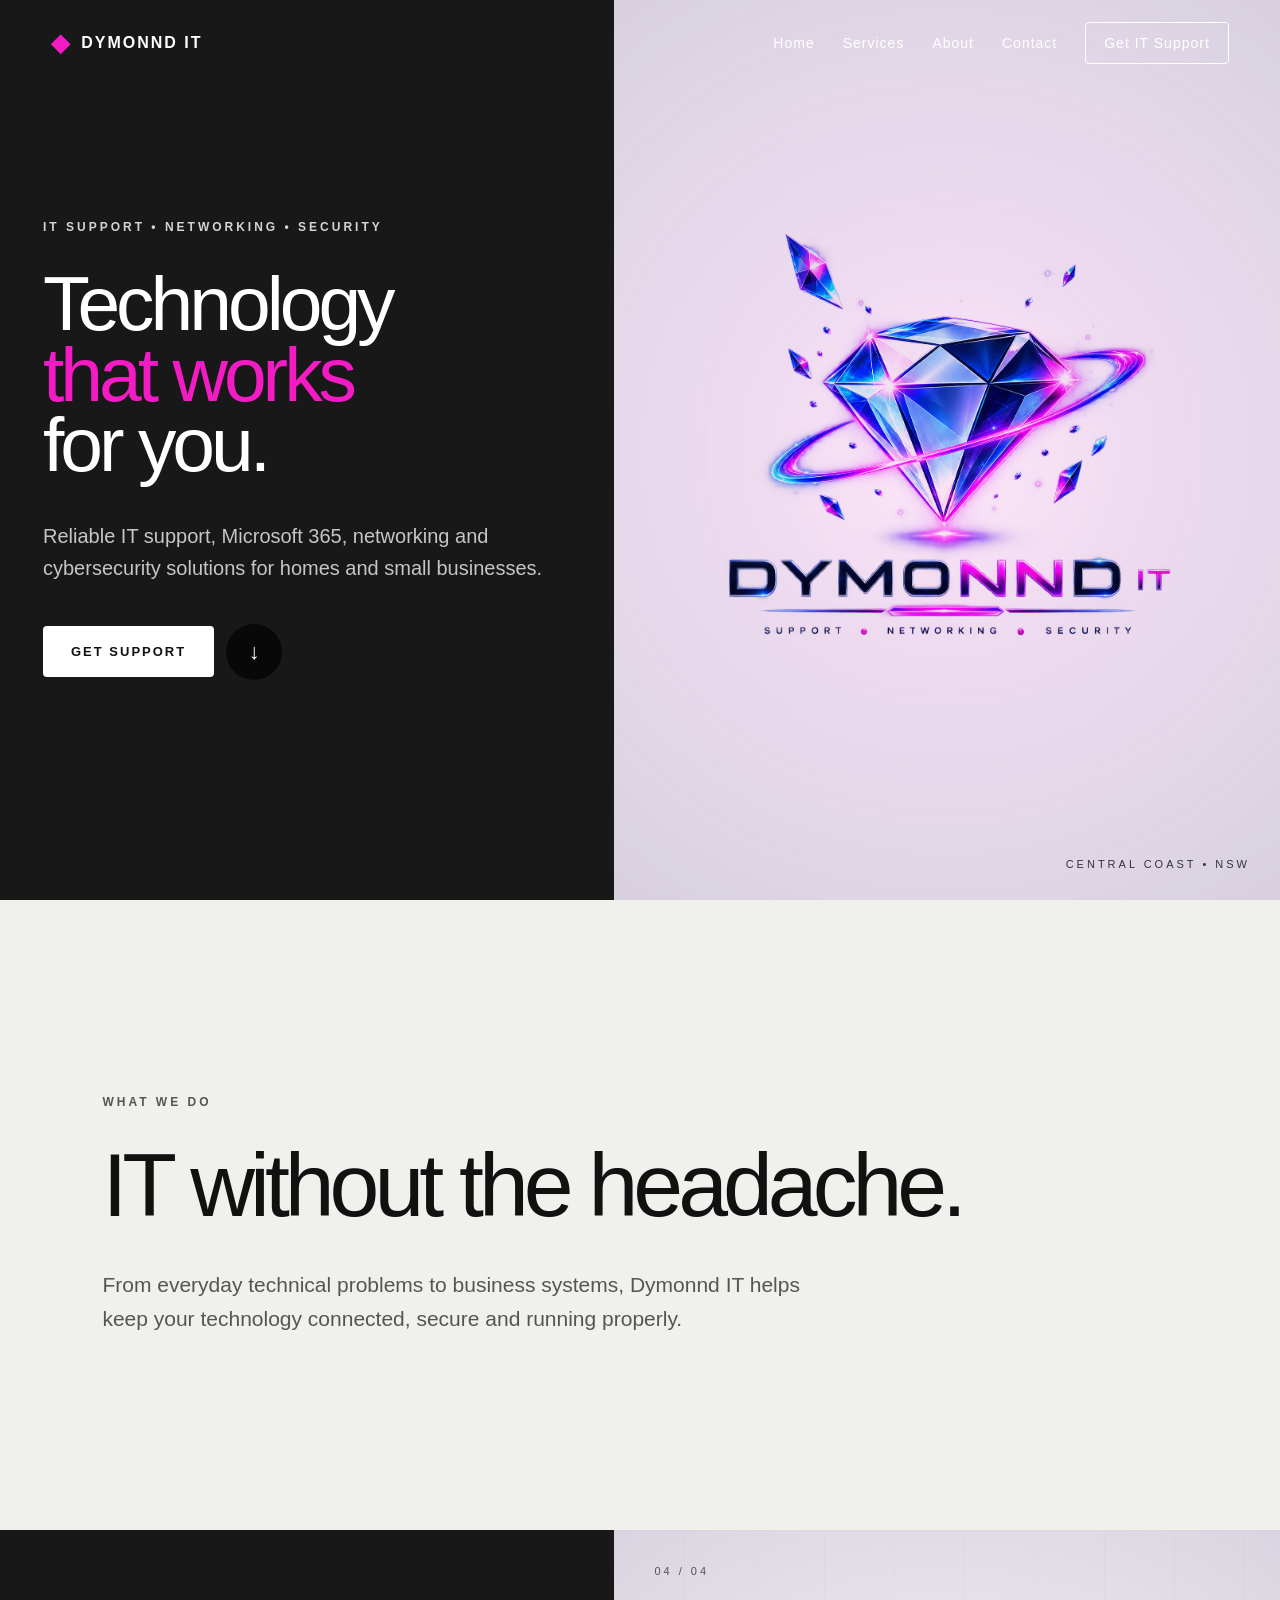
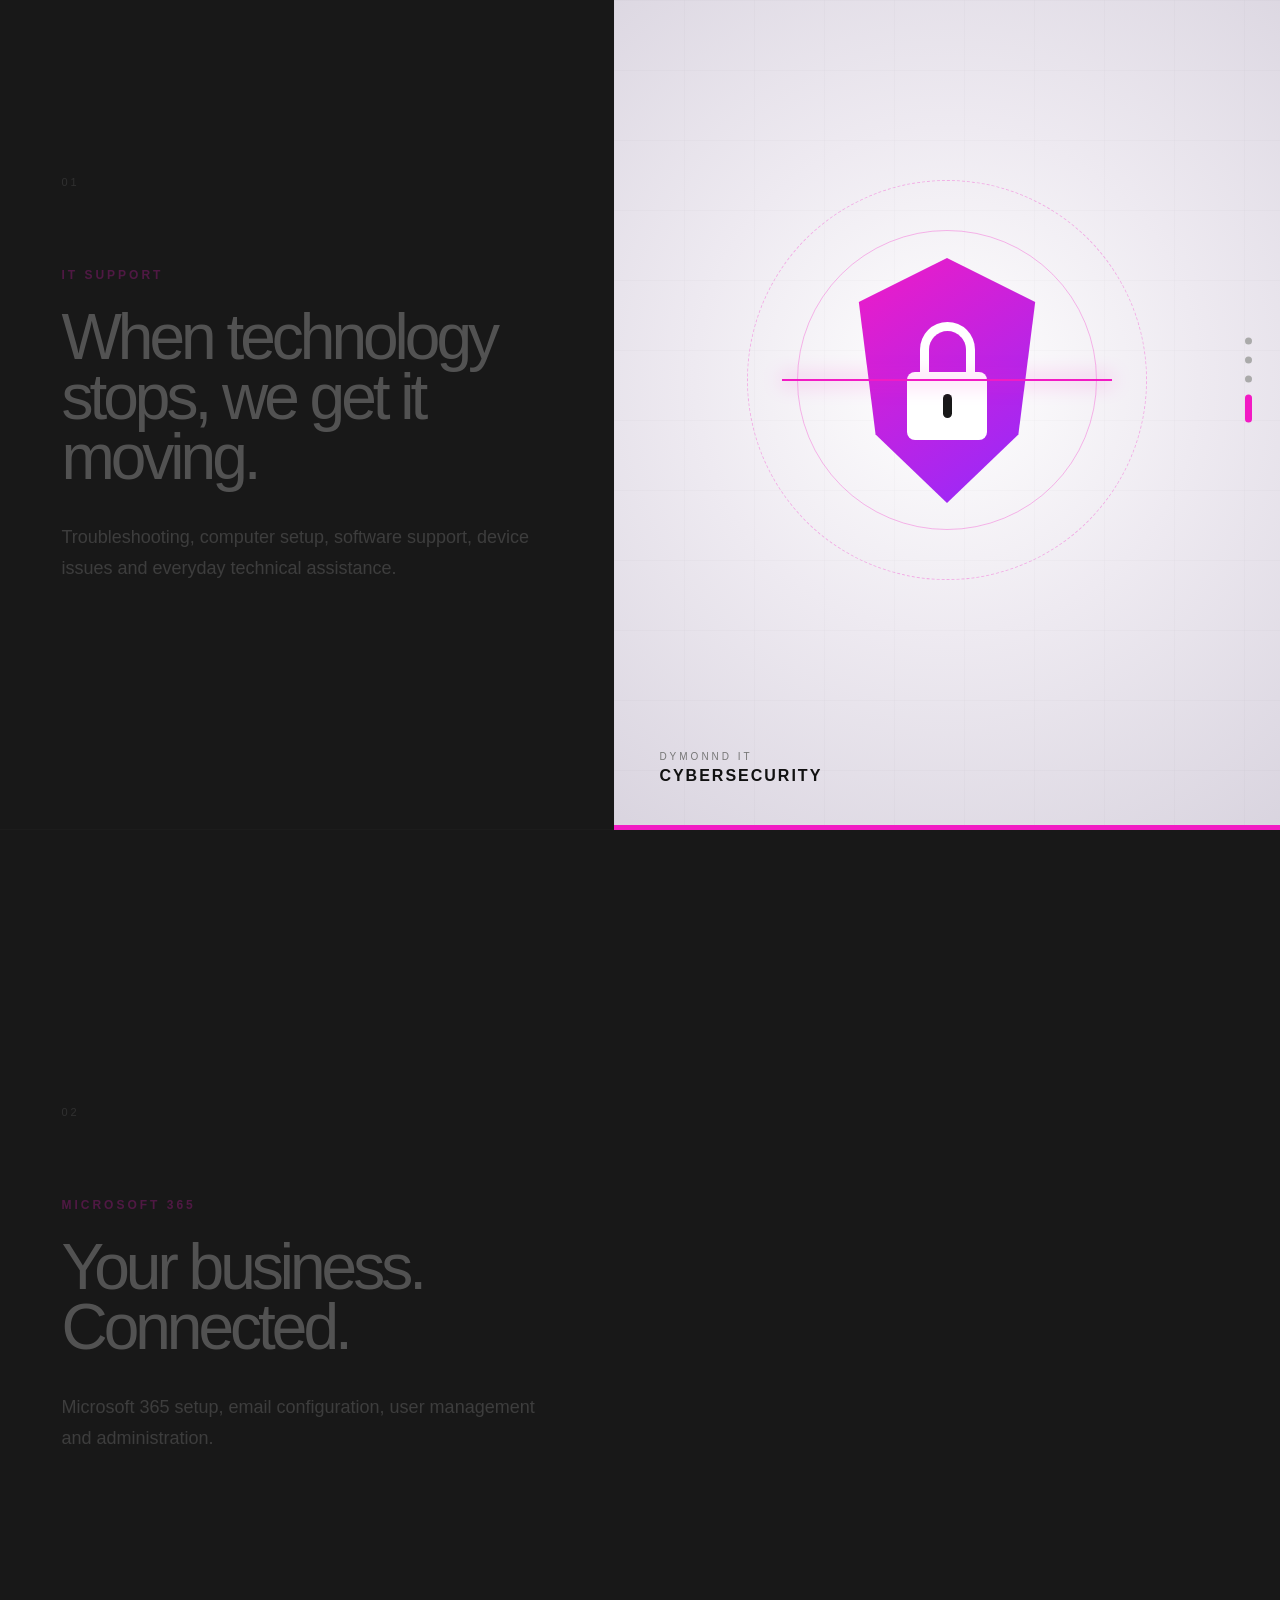
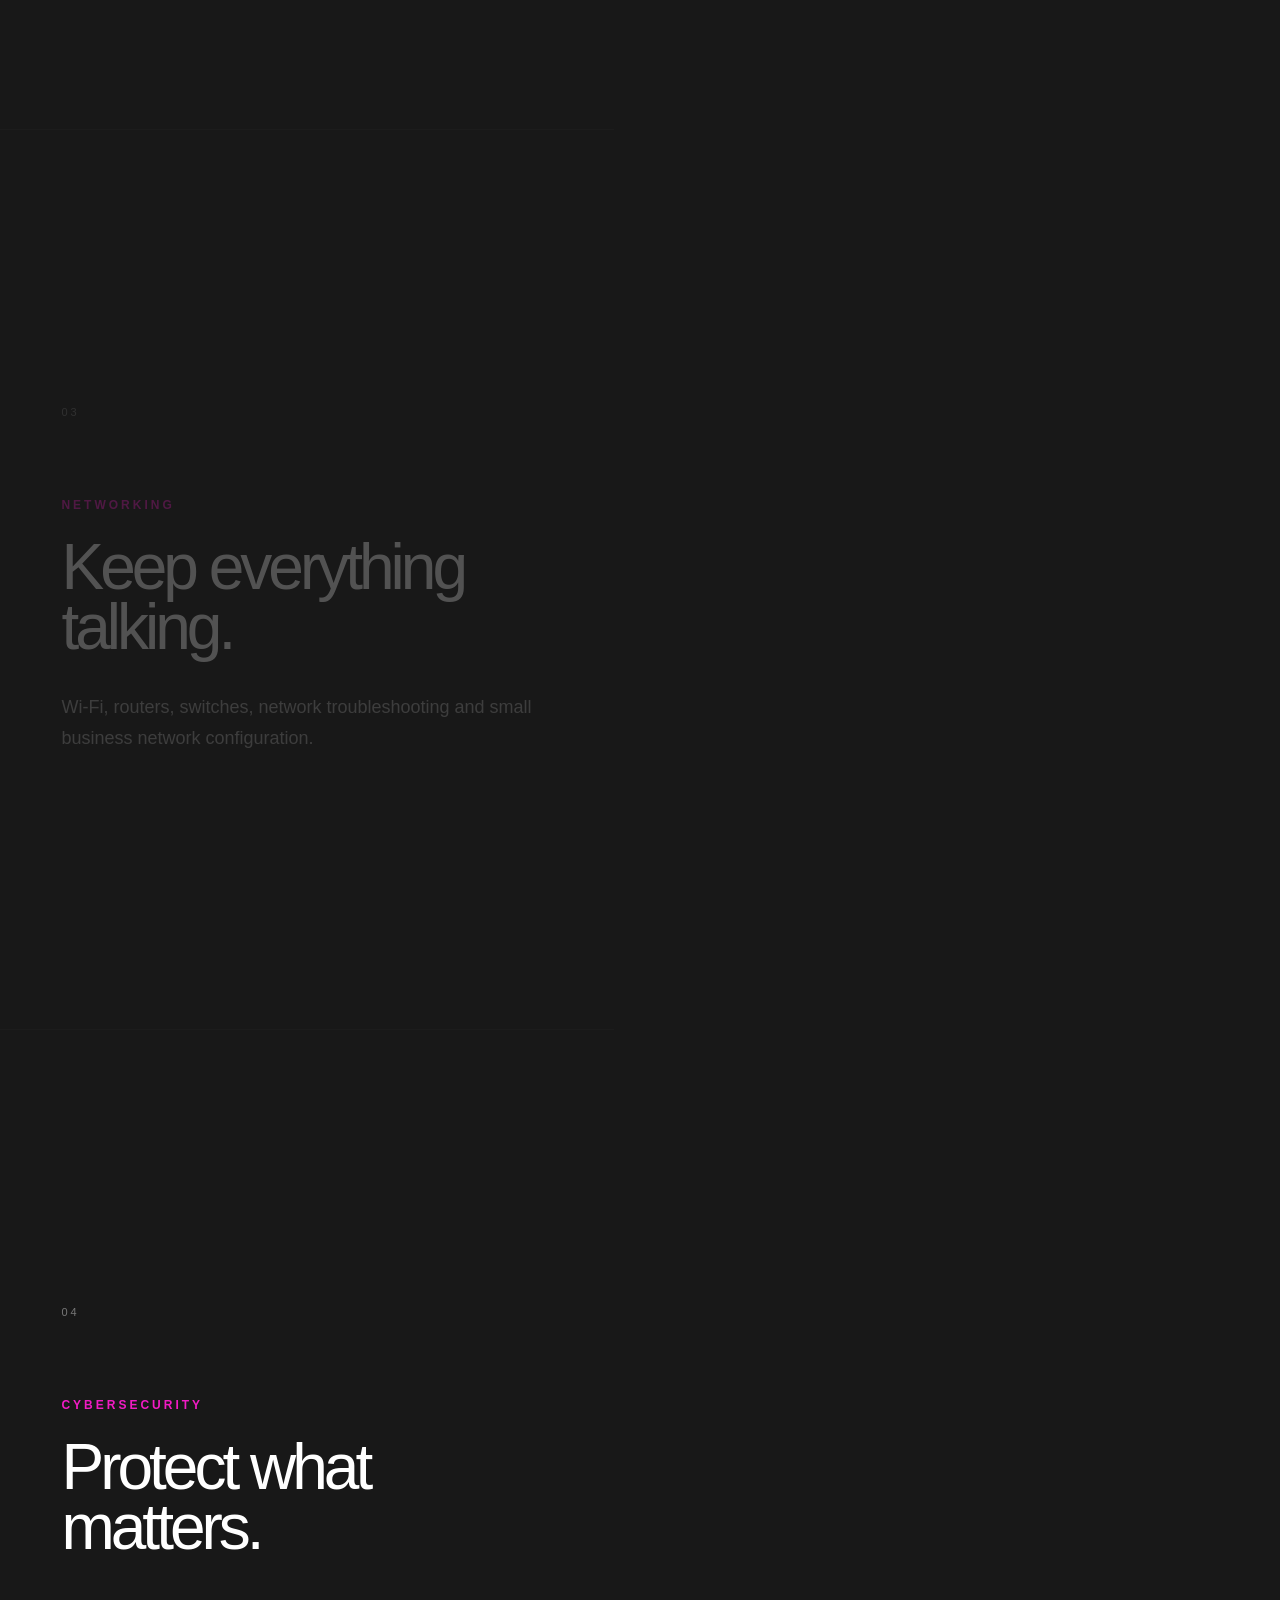
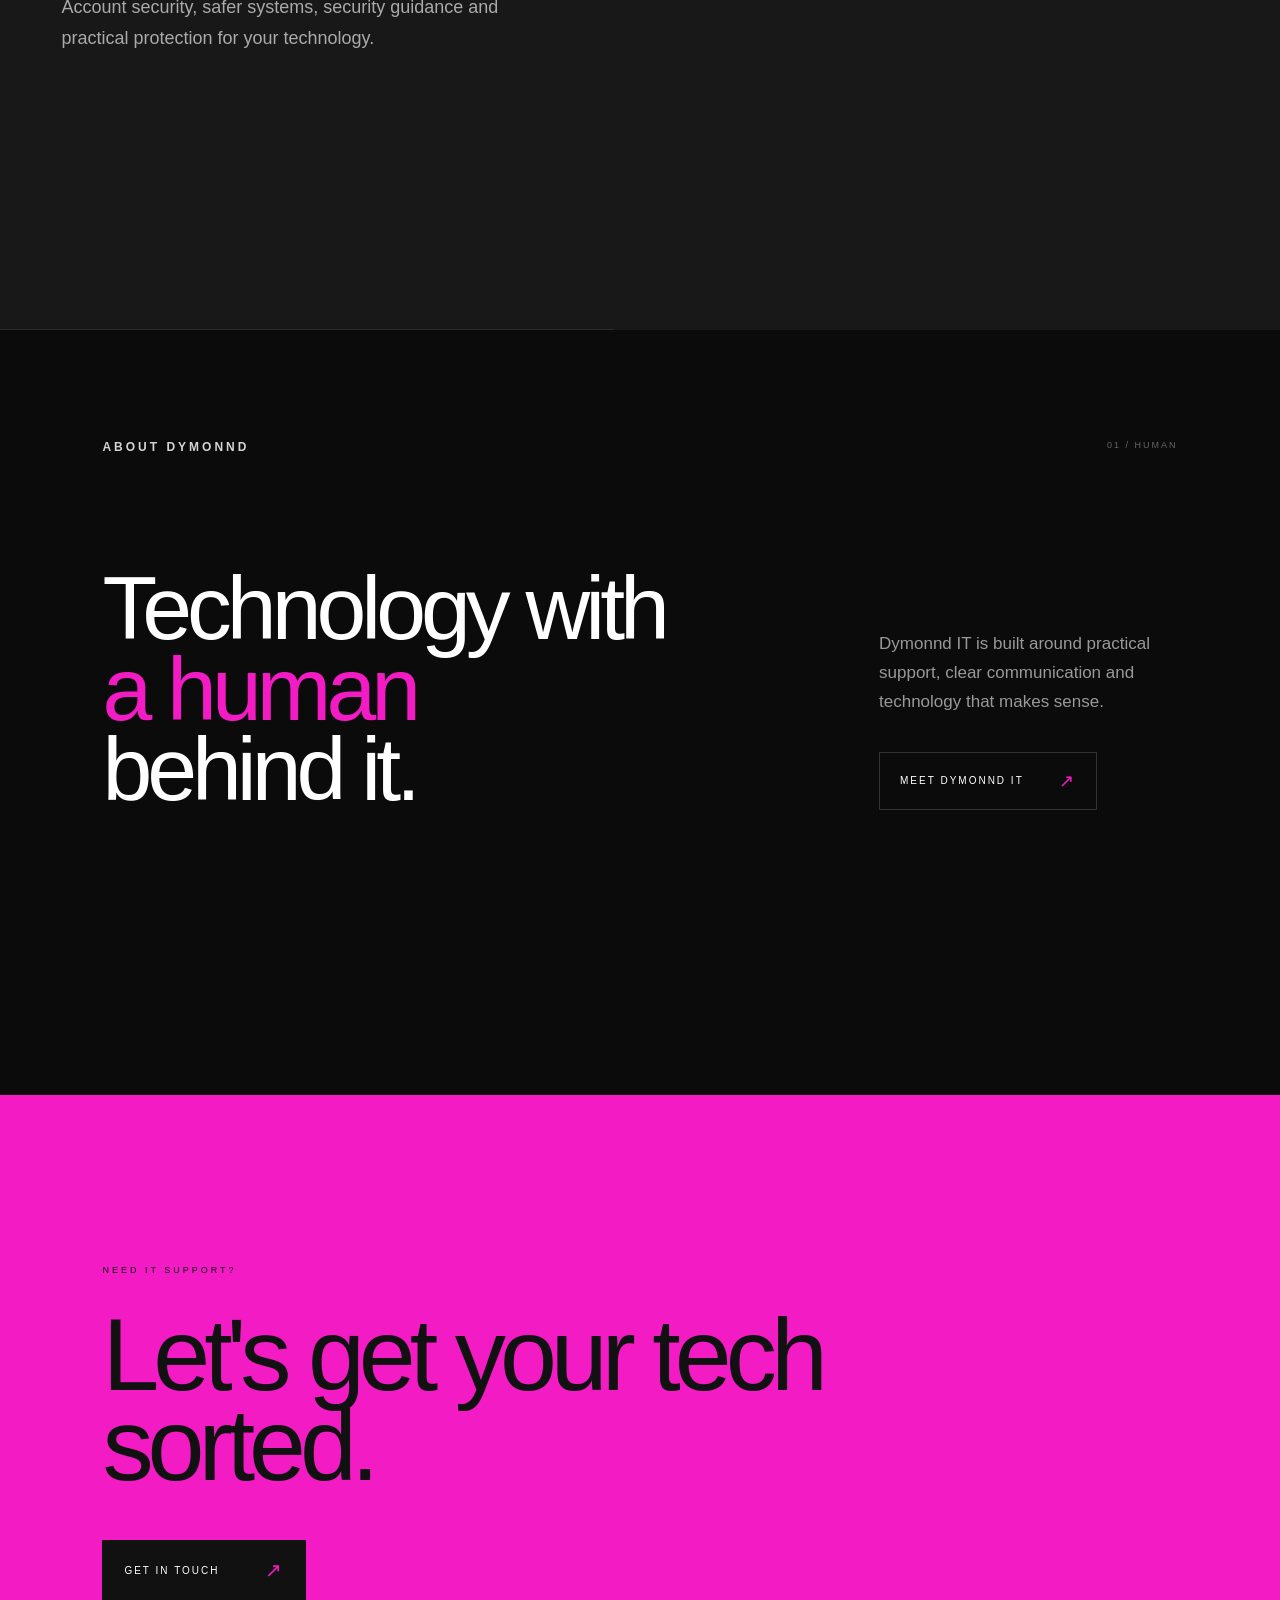
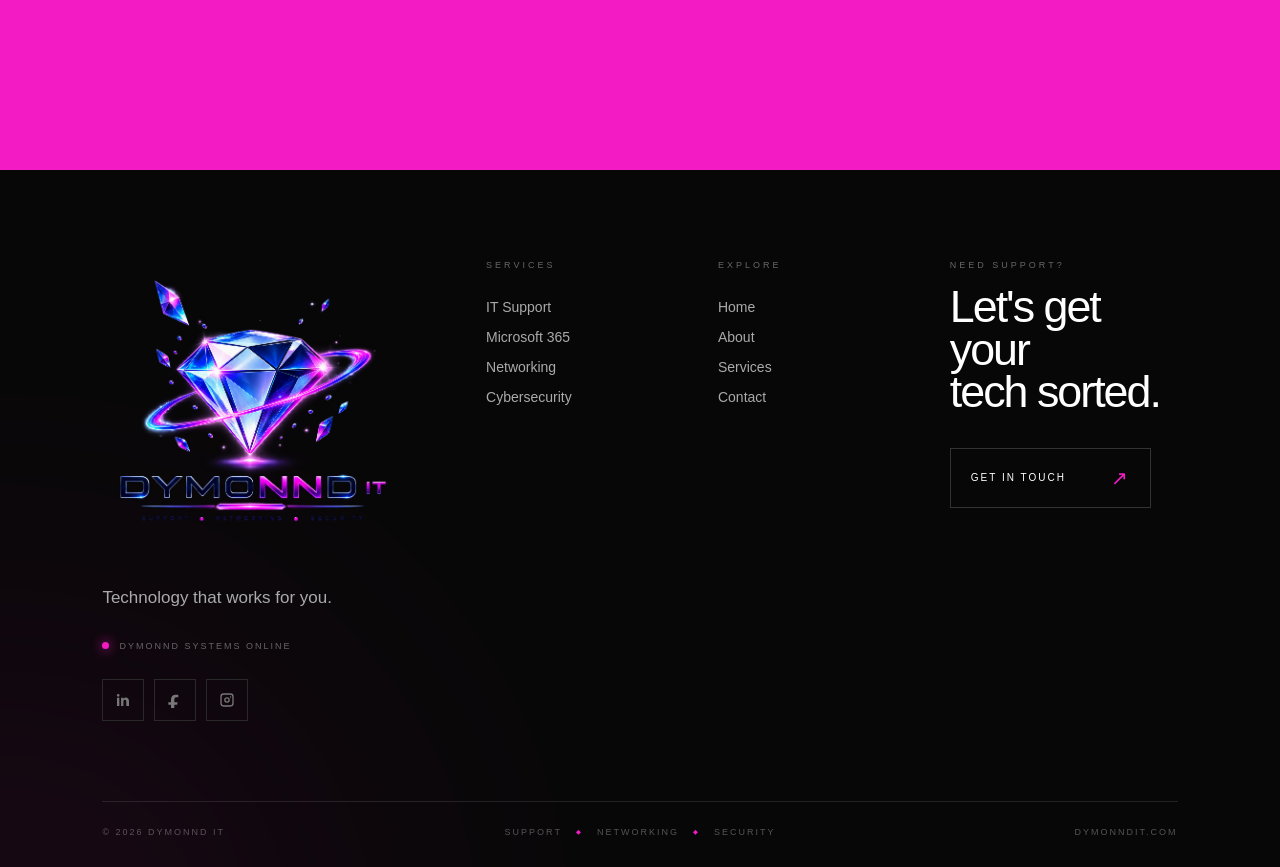
<file: index.html>
<!DOCTYPE html>
<html lang="en">

<head>
    <meta charset="UTF-8">

    <meta
        name="viewport"
        content="width=device-width, initial-scale=1.0"
    >

    <title>Dymonnd IT</title>

    <link rel="stylesheet" href="css/style.css">
    <link
    rel="icon"
    type="image/png"
    href="favicon.png"
>

</head>


<body>

    <!-- NAVIGATION -->
    <header class="site-header">

    <a href="index.html" class="brand">
        <span class="brand-diamond">◆</span>
        <span>DYMONND IT</span>
    </a>


    <!-- DESKTOP NAV -->
    <nav class="desktop-nav">

        <a href="index.html">Home</a>

        <a href="services.html">Services</a>

        <a href="about.html">About</a>

        <a href="contact.html">Contact</a>

        <a
            href="contact.html"
            class="nav-button"
        >
            Get IT Support
        </a>

    </nav>


    <!-- MOBILE MENU BUTTON -->
    <button
        class="menu-toggle"
        type="button"
        aria-label="Open navigation menu"
        aria-expanded="false"
    >

        <span></span>
        <span></span>
        <span></span>

    </button>


    <!-- MOBILE MENU -->
    <div class="mobile-menu">

        <div class="mobile-menu-inner">

            <p class="mobile-menu-label">
                DYMONND / NAVIGATION
            </p>


            <a href="index.html">
                <span>01</span>
                Home
            </a>

            <a href="services.html">
                <span>02</span>
                Services
            </a>

            <a href="about.html">
                <span>03</span>
                About
            </a>

            <a href="contact.html">
                <span>04</span>
                Contact
            </a>


            <a
                href="contact.html"
                class="mobile-support-button"
            >
                GET IT SUPPORT
                <span>↗</span>
            </a>


            <div class="mobile-menu-footer">

                <span class="status-light"></span>

                DYMONND SYSTEMS ONLINE

            </div>

        </div>

    </div>

</header>


    <main>

        <!-- HERO -->
        <section id="home" class="hero">

            <div class="hero-left">

                <div class="hero-content">

                    <p class="eyebrow">
                        IT SUPPORT • NETWORKING • SECURITY
                    </p>

                    <h1>
                        Technology
                        <span>that works</span>
                        for you.
                    </h1>

                    <p class="hero-description">
                        Reliable IT support, Microsoft 365,
                        networking and cybersecurity solutions
                        for homes and small businesses.
                    </p>

                    <div class="hero-actions">

                        <a
                            href="contact.html"
                            class="primary-button"
                        >
                            GET SUPPORT
                        </a>

                        <a
                            href="#services"
                            class="round-button"
                            aria-label="View services"
                        >
                            ↓
                        </a>

                    </div>

                </div>

            </div>


            <div class="hero-right">

                <div class="hero-glow"></div>

                <img
                    src="Newlogo.png"
                    alt="Dymonnd IT logo"
                    class="hero-logo"
                >

                <p class="side-label">
                    CENTRAL COAST • NSW
                </p>

            </div>

        </section>


        <!-- SERVICES INTRO -->
        <section
            id="services"
            class="services-intro"
        >

            <p class="eyebrow dark-eyebrow">
                WHAT WE DO
            </p>

            <h2>
                IT without the headache.
            </h2>

            <p class="section-description">
                From everyday technical problems to business systems,
                Dymonnd IT helps keep your technology connected,
                secure and running properly.
            </p>

        </section>


        <!-- SCROLLING SERVICES -->
        <section class="services-scroll">


            <!-- LEFT -->
            <div class="service-story">

                <article
                    class="service-step active"
                    data-step="0"
                >

                    <p class="service-index">
                        01
                    </p>

                    <div class="service-step-content">

                        <p class="eyebrow">
                            IT SUPPORT
                        </p>

                        <h2>
                            When technology stops,
                            we get it moving.
                        </h2>

                        <p class="service-description">
                            Troubleshooting, computer setup,
                            software support, device issues
                            and everyday technical assistance.
                        </p>

                    </div>

                </article>


                <article
                    class="service-step"
                    data-step="1"
                >

                    <p class="service-index">
                        02
                    </p>

                    <div class="service-step-content">

                        <p class="eyebrow">
                            MICROSOFT 365
                        </p>

                        <h2>
                            Your business.
                            Connected.
                        </h2>

                        <p class="service-description">
                            Microsoft 365 setup, email configuration,
                            user management and administration.
                        </p>

                    </div>

                </article>


                <article
                    class="service-step"
                    data-step="2"
                >

                    <p class="service-index">
                        03
                    </p>

                    <div class="service-step-content">

                        <p class="eyebrow">
                            NETWORKING
                        </p>

                        <h2>
                            Keep everything
                            talking.
                        </h2>

                        <p class="service-description">
                            Wi-Fi, routers, switches,
                            network troubleshooting and small
                            business network configuration.
                        </p>

                    </div>

                </article>


                <article
                    class="service-step"
                    data-step="3"
                >

                    <p class="service-index">
                        04
                    </p>

                    <div class="service-step-content">

                        <p class="eyebrow">
                            CYBERSECURITY
                        </p>

                        <h2>
                            Protect what
                            matters.
                        </h2>

                        <p class="service-description">
                            Account security, safer systems,
                            security guidance and practical
                            protection for your technology.
                        </p>

                    </div>

                </article>

            </div>


            <!-- RIGHT -->
            <div class="service-sticky">

                <div class="stage-grid"></div>


                <div class="service-progress">

                    <span
                        class="progress-dot active"
                        data-dot="0"
                    ></span>

                    <span
                        class="progress-dot"
                        data-dot="1"
                    ></span>

                    <span
                        class="progress-dot"
                        data-dot="2"
                    ></span>

                    <span
                        class="progress-dot"
                        data-dot="3"
                    ></span>

                </div>


                <!-- SUPPORT -->
                <div
                    class="stage-visual active"
                    data-visual="0"
                >

                    <p class="stage-number">
                        01 / 04
                    </p>

                    <div class="support-visual">

                        <div class="monitor">

                            <div class="monitor-top">
                                <span></span>
                                <span></span>
                                <span></span>
                            </div>

                            <div class="terminal-line long"></div>
                            <div class="terminal-line medium"></div>
                            <div class="terminal-line short"></div>

                            <div class="terminal-status">
                                <span class="status-dot"></span>
                                SYSTEM ONLINE
                            </div>

                        </div>

                        <div class="monitor-stand"></div>

                        <div class="diagnostic-badge">
                            ✓
                        </div>

                    </div>

                    <div class="stage-text">
                        <span>DYMONND IT</span>
                        <strong>TECHNICAL SUPPORT</strong>
                    </div>

                </div>


                <!-- MICROSOFT 365 -->
                <div
                    class="stage-visual"
                    data-visual="1"
                >

                    <p class="stage-number">
                        02 / 04
                    </p>

                    <div class="cloud-visual">

                        <div class="orbit orbit-one"></div>
                        <div class="orbit orbit-two"></div>

                        <div class="cloud-core">
                            <span>365</span>
                        </div>

                        <div class="app-tile tile-one">
                            M
                        </div>

                        <div class="app-tile tile-two">
                            ☁
                        </div>

                        <div class="app-tile tile-three">
                            @
                        </div>

                        <div class="app-tile tile-four">
                            T
                        </div>

                    </div>

                    <div class="stage-text">
                        <span>DYMONND IT</span>
                        <strong>MICROSOFT 365</strong>
                    </div>

                </div>


                <!-- NETWORK -->
                <div
                    class="stage-visual"
                    data-visual="2"
                >

                    <p class="stage-number">
                        03 / 04
                    </p>

                    <div class="network-visual">

                        <div class="network-node node-one"></div>
                        <div class="network-node node-two"></div>
                        <div class="network-node node-three"></div>
                        <div class="network-node node-four"></div>

                        <div class="network-line line-one"></div>
                        <div class="network-line line-two"></div>
                        <div class="network-line line-three"></div>
                        <div class="network-line line-four"></div>

                        <div class="switch-device">

                            <div class="switch-title">
                                DYMONND NETWORK
                            </div>

                            <div class="ports">
                                <span></span>
                                <span></span>
                                <span></span>
                                <span></span>
                                <span></span>
                                <span></span>
                                <span></span>
                                <span></span>
                            </div>

                        </div>

                    </div>

                    <div class="stage-text">
                        <span>DYMONND IT</span>
                        <strong>NETWORKING</strong>
                    </div>

                </div>


                <!-- SECURITY -->
                <div
                    class="stage-visual"
                    data-visual="3"
                >

                    <p class="stage-number">
                        04 / 04
                    </p>

                    <div class="security-visual">

                        <div class="security-ring ring-one"></div>
                        <div class="security-ring ring-two"></div>

                        <div class="shield">

                            <div class="lock">

                                <div class="lock-loop"></div>

                                <div class="lock-body">
                                    <span></span>
                                </div>

                            </div>

                        </div>

                        <div class="scan-line"></div>

                    </div>

                    <div class="stage-text">
                        <span>DYMONND IT</span>
                        <strong>CYBERSECURITY</strong>
                    </div>

                </div>

            </div>

        </section>


        <!-- ABOUT TEASER -->
        <section class="home-about">

            <div class="home-about-label">

                <p class="eyebrow">
                    ABOUT DYMONND
                </p>

                <span>
                    01 / HUMAN
                </span>

            </div>


            <div class="home-about-main">

                <h2>
                    Technology with
                    <span>a human</span>
                    behind it.
                </h2>

                <div class="home-about-copy">

                    <p>
                        Dymonnd IT is built around practical support,
                        clear communication and technology that makes sense.
                    </p>

                    <a
                        href="about.html"
                        class="outline-button"
                    >
                        MEET DYMONND IT
                        <span>↗</span>
                    </a>

                </div>

            </div>

        </section>


        <!-- HOME CTA -->
        <section class="home-cta">

            <p>
                NEED IT SUPPORT?
            </p>

            <h2>
                Let's get your
                tech sorted.
            </h2>

            <a
                href="contact.html"
                class="cta-button"
            >
                GET IN TOUCH
                <span>↗</span>
            </a>

        </section>

    </main>


    <!-- FOOTER -->
    <footer class="site-footer">

        <div class="footer-main">

            <div class="footer-brand">

                <img
                    src="Newlogo.png"
                    alt="Dymonnd IT"
                    class="footer-logo"
                >

                <p class="footer-tagline">
                    Technology that works for you.
                </p>

                <div class="footer-status">
                    <span class="status-light"></span>
                    DYMONND SYSTEMS ONLINE
                </div>
                <div class="footer-socials">

    <a
        href="#"
        class="social-link"
        aria-label="Dymonnd IT on LinkedIn"
        target="_blank"
        rel="noopener noreferrer"
    >
        <svg viewBox="0 0 24 24" aria-hidden="true">
            <path d="M6.5 8.5H3V21h3.5V8.5ZM4.75 3A2.05 2.05 0 1 0 4.75 7.1 2.05 2.05 0 0 0 4.75 3ZM21 13.9c0-3.8-2-5.6-4.7-5.6-2.2 0-3.2 1.2-3.7 2V8.5H9.1V21h3.5v-6.2c0-1.6.3-3.2 2.3-3.2s2 1.9 2 3.3V21H21v-7.1Z"/>
        </svg>
    </a>


    <a
        href="#"
        class="social-link"
        aria-label="Dymonnd IT on Facebook"
        target="_blank"
        rel="noopener noreferrer"
    >
        <svg viewBox="0 0 24 24" aria-hidden="true">
            <path d="M14 8h3V4.5c-.5-.1-2.2-.2-4.2-.2-4.1 0-6.8 2.5-6.8 7v3.9H2V19h4v9h5v-9h4.2l.7-3.8H11v-3.5C11 10.6 11.3 8 14 8Z"/>
        </svg>
    </a>


    <a
        href="#"
        class="social-link"
        aria-label="Dymonnd IT on Instagram"
        target="_blank"
        rel="noopener noreferrer"
    >
        <svg viewBox="0 0 24 24" aria-hidden="true">
            <path d="M7 2h10a5 5 0 0 1 5 5v10a5 5 0 0 1-5 5H7a5 5 0 0 1-5-5V7a5 5 0 0 1 5-5Zm0 2a3 3 0 0 0-3 3v10a3 3 0 0 0 3 3h10a3 3 0 0 0 3-3V7a3 3 0 0 0-3-3H7Zm5 3.8A4.2 4.2 0 1 1 7.8 12 4.2 4.2 0 0 1 12 7.8Zm0 2A2.2 2.2 0 1 0 14.2 12 2.2 2.2 0 0 0 12 9.8ZM17.3 6.5a1 1 0 1 1-1 1 1 1 0 0 1 1-1Z"/>
        </svg>
    </a>

</div>

            </div>


            <div class="footer-column">

                <p class="footer-heading">
                    SERVICES
                </p>

                <a href="services.html">
                    IT Support
                </a>

                <a href="services.html">
                    Microsoft 365
                </a>

                <a href="services.html">
                    Networking
                </a>

                <a href="services.html">
                    Cybersecurity
                </a>

            </div>


            <div class="footer-column">

                <p class="footer-heading">
                    EXPLORE
                </p>

                <a href="index.html">
                    Home
                </a>

                <a href="about.html">
                    About
                </a>

                <a href="services.html">
                    Services
                </a>

                <a href="contact.html">
                    Contact
                </a>

            </div>


            <div class="footer-contact">

                <p class="footer-heading">
                    NEED SUPPORT?
                </p>

                <h3>
                    Let's get your<br>
                    tech sorted.
                </h3>

                <a
                    href="contact.html"
                    class="footer-button"
                >
                    GET IN TOUCH

                    <span>↗</span>
                </a>

            </div>

        </div>


        <div class="footer-divider"></div>


        <div class="footer-bottom">

            <p>
                © 2026 DYMONND IT
            </p>

            <div class="footer-bottom-center">

                <span>SUPPORT</span>
                <b>◆</b>
                <span>NETWORKING</span>
                <b>◆</b>
                <span>SECURITY</span>

            </div>

            <p>
                DYMONNDIT.COM
            </p>

        </div>

    </footer>


    <script src="js/script.js"></script>

</body>

</html>
</file>
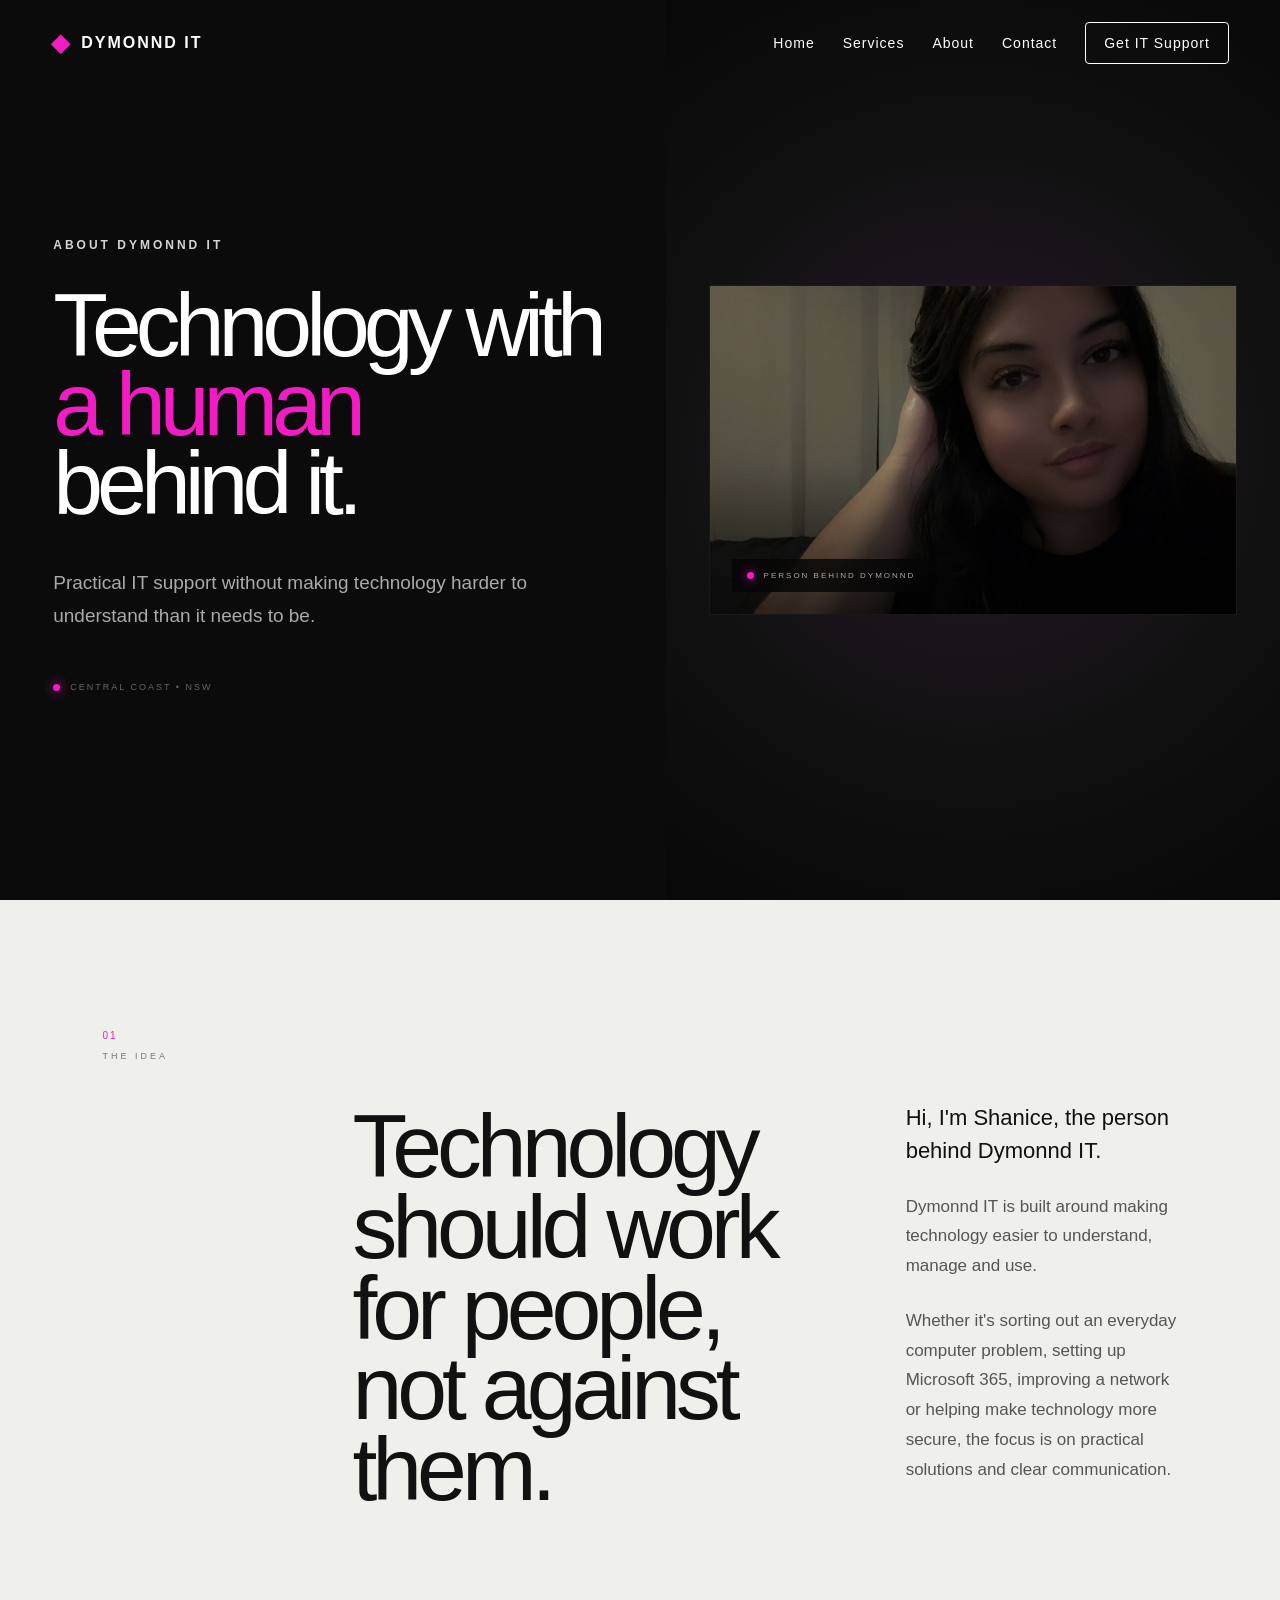
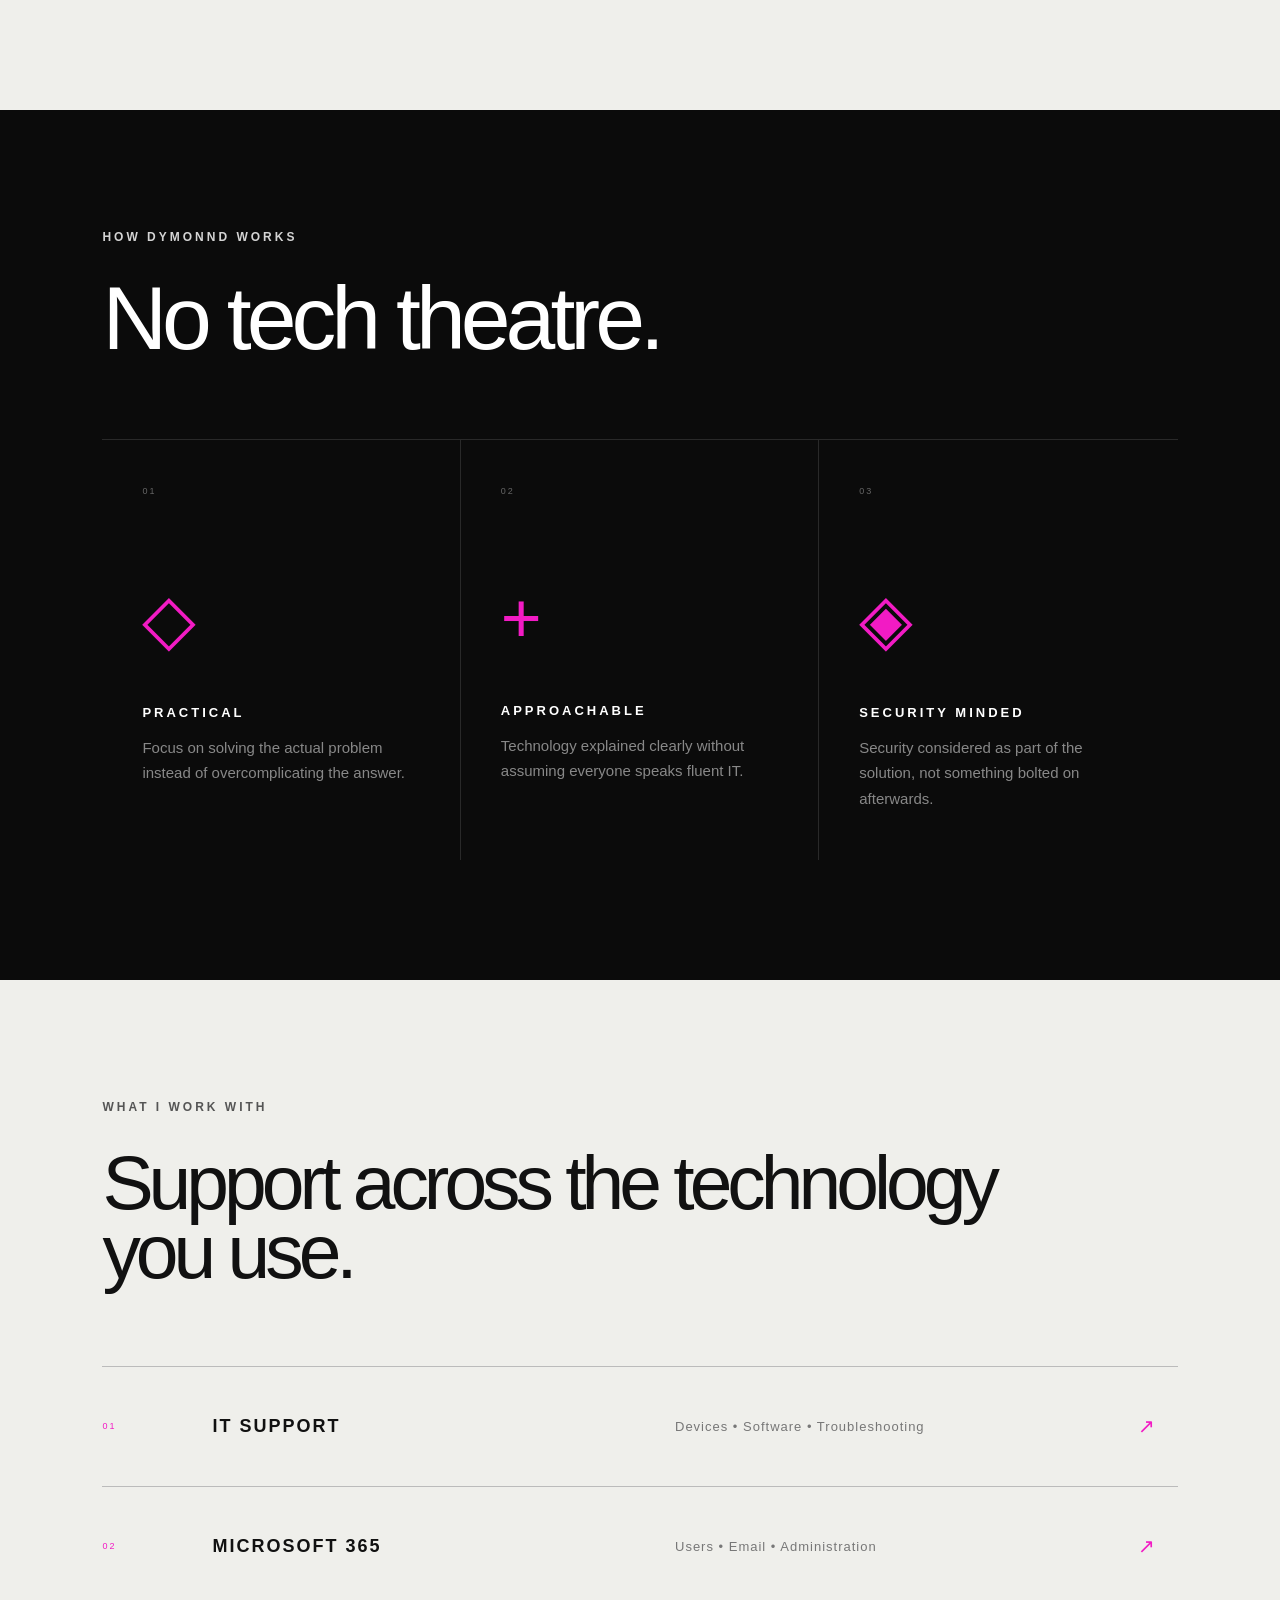
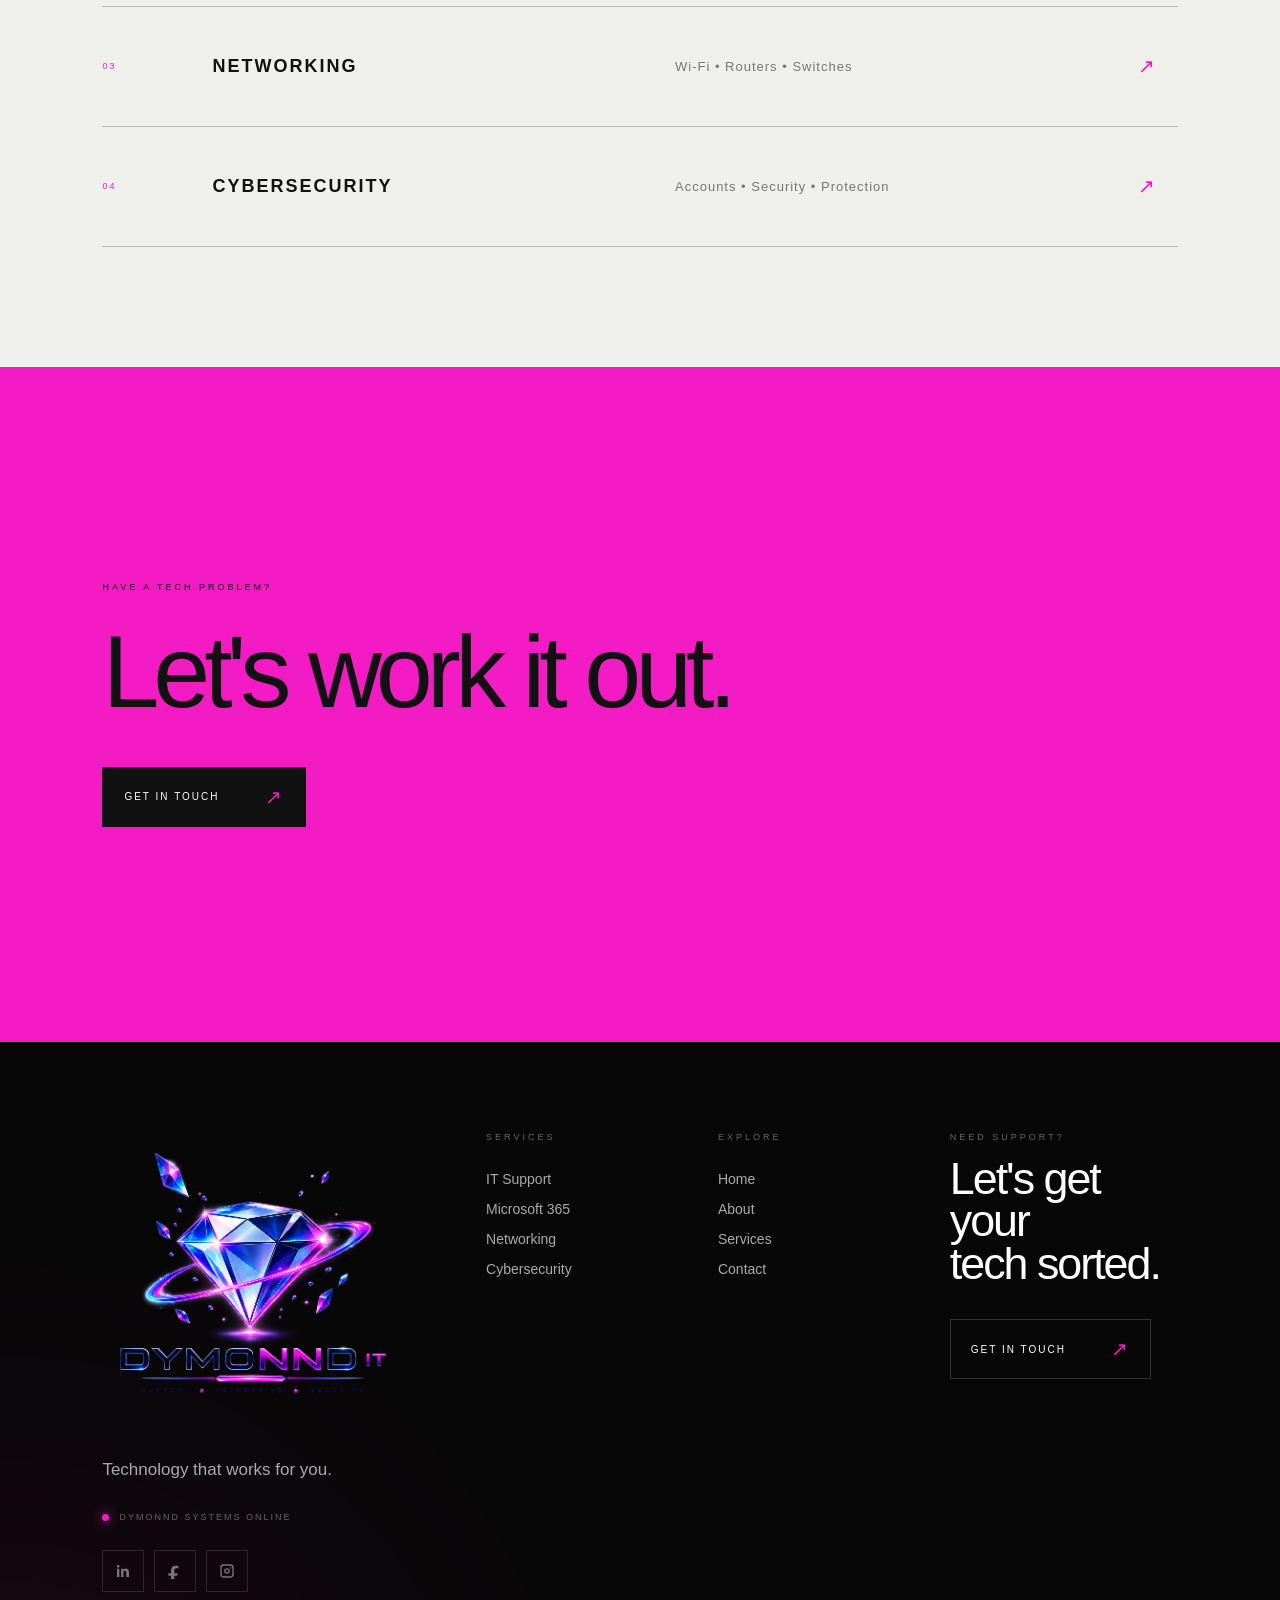
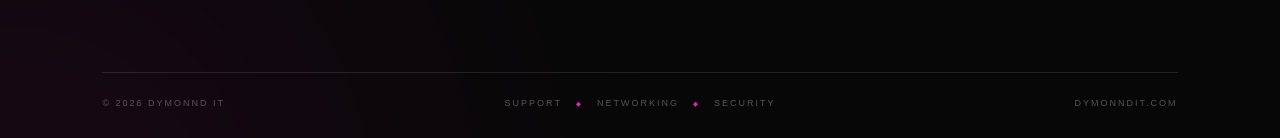
<file: about.html>
<!DOCTYPE html>
<html lang="en">

<head>
    <meta charset="UTF-8">

    <meta
        name="viewport"
        content="width=device-width, initial-scale=1.0"
    >

    <title>About | Dymonnd IT</title>

    <link rel="stylesheet" href="css/style.css">
    <link rel="icon" type="image/png" href="favicon.png">
</head>


<body>


    <!-- =========================
         NAVIGATION
    ========================== -->

  <header class="site-header">

    <a href="index.html" class="brand">
        <span class="brand-diamond">◆</span>
        <span>DYMONND IT</span>
    </a>


    <!-- DESKTOP NAV -->
    <nav class="desktop-nav">

        <a href="index.html">
            Home
        </a>

        <a href="services.html">
            Services
        </a>

        <a href="about.html">
            About
        </a>

        <a href="contact.html">
            Contact
        </a>

        <a
            href="contact.html"
            class="nav-button"
        >
            Get IT Support
        </a>

    </nav>


    <!-- MOBILE HAMBURGER -->
    <button
        class="menu-toggle"
        type="button"
        aria-label="Open navigation menu"
        aria-expanded="false"
    >
        <span></span>
        <span></span>
        <span></span>
    </button>


    <!-- MOBILE MENU -->
    <div class="mobile-menu">

        <div class="mobile-menu-inner">

            <p class="mobile-menu-label">
                DYMONND / NAVIGATION
            </p>


            <a href="index.html">
                <span>01</span>
                Home
            </a>


            <a href="services.html">
                <span>02</span>
                Services
            </a>


            <a href="about.html">
                <span>03</span>
                About
            </a>


            <a href="contact.html">
                <span>04</span>
                Contact
            </a>


            <a
                href="contact.html"
                class="mobile-support-button"
            >
                GET IT SUPPORT
                <span>↗</span>
            </a>


            <div class="mobile-menu-footer">

                <span class="status-light"></span>

                DYMONND SYSTEMS ONLINE

            </div>

        </div>

    </div>

</header>



    <main>


        <!-- =========================
             ABOUT HERO
        ========================== -->

        <section class="about-page-hero">


            <!-- LEFT -->
            <div class="about-page-intro">

                <p class="eyebrow">
                    ABOUT DYMONND IT
                </p>


                <h1>
                    Technology with
                    <span>a human</span>
                    behind it.
                </h1>


                <p class="about-page-lead">
                    Practical IT support without making technology
                    harder to understand than it needs to be.
                </p>


                <div class="about-location">

                    <span></span>

                    CENTRAL COAST • NSW

                </div>

            </div>



            <!-- RIGHT / PHOTO -->
            <div class="about-page-photo-area">

                <div class="about-page-photo-frame">

                    <img
                        src="about-photo.jpg"
                        alt="Shanice from Dymonnd IT"
                        class="about-page-photo"
                    >


                    <div class="about-photo-overlay"></div>


                    <div class="about-photo-tag">

                        <span class="status-light"></span>

                        PERSON BEHIND DYMONND

                    </div>

                </div>

            </div>


        </section>



        <!-- =========================
             INTRO / STORY
        ========================== -->

        <section class="about-story">


            <div class="about-story-label">

                <span>
                    01
                </span>

                <p>
                    THE IDEA
                </p>

            </div>


            <div class="about-story-content">

                <h2>
                    Technology should
                    work for people,
                    not against them.
                </h2>


                <div class="about-story-text">

                    <p class="about-story-highlight">
                        Hi, I'm Shanice, the person behind Dymonnd IT.
                    </p>


                    <p>
                        Dymonnd IT is built around making technology
                        easier to understand, manage and use.
                    </p>


                    <p>
                        Whether it's sorting out an everyday computer
                        problem, setting up Microsoft 365, improving a
                        network or helping make technology more secure,
                        the focus is on practical solutions and clear
                        communication.
                    </p>

                </div>

            </div>


        </section>



        <!-- =========================
             VALUES
        ========================== -->

        <section class="about-values">


            <div class="values-heading">

                <p class="eyebrow">
                    HOW DYMONND WORKS
                </p>

                <h2>
                    No tech theatre.
                </h2>

            </div>



            <div class="values-grid">


                <!-- 01 -->
                <div class="value-card">

                    <span class="value-number">
                        01
                    </span>

                    <div class="value-symbol">
                        ◇
                    </div>

                    <h3>
                        PRACTICAL
                    </h3>

                    <p>
                        Focus on solving the actual problem instead
                        of overcomplicating the answer.
                    </p>

                </div>



                <!-- 02 -->
                <div class="value-card">

                    <span class="value-number">
                        02
                    </span>

                    <div class="value-symbol">
                        +
                    </div>

                    <h3>
                        APPROACHABLE
                    </h3>

                    <p>
                        Technology explained clearly without assuming
                        everyone speaks fluent IT.
                    </p>

                </div>



                <!-- 03 -->
                <div class="value-card">

                    <span class="value-number">
                        03
                    </span>

                    <div class="value-symbol">
                        ◈
                    </div>

                    <h3>
                        SECURITY MINDED
                    </h3>

                    <p>
                        Security considered as part of the solution,
                        not something bolted on afterwards.
                    </p>

                </div>


            </div>


        </section>



        <!-- =========================
             WHAT I WORK WITH
        ========================== -->

        <section class="about-capabilities">


            <div class="capabilities-heading">

                <p class="eyebrow dark-eyebrow">
                    WHAT I WORK WITH
                </p>


                <h2>
                    Support across the
                    technology you use.
                </h2>

            </div>



            <div class="capability-list">


                <a
                    href="services.html"
                    class="capability-row"
                >

                    <span>
                        01
                    </span>

                    <h3>
                        IT SUPPORT
                    </h3>

                    <p>
                        Devices • Software • Troubleshooting
                    </p>

                    <b>
                        ↗
                    </b>

                </a>


                <a
                    href="services.html"
                    class="capability-row"
                >

                    <span>
                        02
                    </span>

                    <h3>
                        MICROSOFT 365
                    </h3>

                    <p>
                        Users • Email • Administration
                    </p>

                    <b>
                        ↗
                    </b>

                </a>


                <a
                    href="services.html"
                    class="capability-row"
                >

                    <span>
                        03
                    </span>

                    <h3>
                        NETWORKING
                    </h3>

                    <p>
                        Wi-Fi • Routers • Switches
                    </p>

                    <b>
                        ↗
                    </b>

                </a>


                <a
                    href="services.html"
                    class="capability-row"
                >

                    <span>
                        04
                    </span>

                    <h3>
                        CYBERSECURITY
                    </h3>

                    <p>
                        Accounts • Security • Protection
                    </p>

                    <b>
                        ↗
                    </b>

                </a>


            </div>


        </section>



        <!-- =========================
             CTA
        ========================== -->

        <section class="about-cta">


            <p>
                HAVE A TECH PROBLEM?
            </p>


            <h2>
                Let's work it out.
            </h2>


            <a
                href="contact.html"
                class="cta-button"
            >

                GET IN TOUCH

                <span>
                    ↗
                </span>

            </a>


        </section>


    </main>



    <!-- =========================
         FOOTER
    ========================== -->

    <footer class="site-footer">


        <div class="footer-main">


            <div class="footer-brand">

                <img
                    src="Newlogo.png"
                    alt="Dymonnd IT"
                    class="footer-logo"
                >


                <p class="footer-tagline">
                    Technology that works for you.
                </p>


                <div class="footer-status">

                    <span class="status-light"></span>

                    DYMONND SYSTEMS ONLINE

                </div>
                <div class="footer-socials">

    <a
        href="#"
        class="social-link"
        aria-label="Dymonnd IT on LinkedIn"
        target="_blank"
        rel="noopener noreferrer"
    >
        <svg viewBox="0 0 24 24" aria-hidden="true">
            <path d="M6.5 8.5H3V21h3.5V8.5ZM4.75 3A2.05 2.05 0 1 0 4.75 7.1 2.05 2.05 0 0 0 4.75 3ZM21 13.9c0-3.8-2-5.6-4.7-5.6-2.2 0-3.2 1.2-3.7 2V8.5H9.1V21h3.5v-6.2c0-1.6.3-3.2 2.3-3.2s2 1.9 2 3.3V21H21v-7.1Z"/>
        </svg>
    </a>


    <a
        href="#"
        class="social-link"
        aria-label="Dymonnd IT on Facebook"
        target="_blank"
        rel="noopener noreferrer"
    >
        <svg viewBox="0 0 24 24" aria-hidden="true">
            <path d="M14 8h3V4.5c-.5-.1-2.2-.2-4.2-.2-4.1 0-6.8 2.5-6.8 7v3.9H2V19h4v9h5v-9h4.2l.7-3.8H11v-3.5C11 10.6 11.3 8 14 8Z"/>
        </svg>
    </a>


    <a
        href="#"
        class="social-link"
        aria-label="Dymonnd IT on Instagram"
        target="_blank"
        rel="noopener noreferrer"
    >
        <svg viewBox="0 0 24 24" aria-hidden="true">
            <path d="M7 2h10a5 5 0 0 1 5 5v10a5 5 0 0 1-5 5H7a5 5 0 0 1-5-5V7a5 5 0 0 1 5-5Zm0 2a3 3 0 0 0-3 3v10a3 3 0 0 0 3 3h10a3 3 0 0 0 3-3V7a3 3 0 0 0-3-3H7Zm5 3.8A4.2 4.2 0 1 1 7.8 12 4.2 4.2 0 0 1 12 7.8Zm0 2A2.2 2.2 0 1 0 14.2 12 2.2 2.2 0 0 0 12 9.8ZM17.3 6.5a1 1 0 1 1-1 1 1 1 0 0 1 1-1Z"/>
        </svg>
    </a>

</div>

            </div>



            <div class="footer-column">

                <p class="footer-heading">
                    SERVICES
                </p>

                <a href="services.html">
                    IT Support
                </a>

                <a href="services.html">
                    Microsoft 365
                </a>

                <a href="services.html">
                    Networking
                </a>

                <a href="services.html">
                    Cybersecurity
                </a>

            </div>



            <div class="footer-column">

                <p class="footer-heading">
                    EXPLORE
                </p>

                <a href="index.html">
                    Home
                </a>

                <a href="about.html">
                    About
                </a>

                <a href="services.html">
                    Services
                </a>

                <a href="contact.html">
                    Contact
                </a>

            </div>



            <div class="footer-contact">

                <p class="footer-heading">
                    NEED SUPPORT?
                </p>


                <h3>
                    Let's get your<br>
                    tech sorted.
                </h3>


                <a
                    href="contact.html"
                    class="footer-button"
                >

                    GET IN TOUCH

                    <span>
                        ↗
                    </span>

                </a>

            </div>


        </div>



        <div class="footer-divider"></div>



        <div class="footer-bottom">

            <p>
                © 2026 DYMONND IT
            </p>


            <div class="footer-bottom-center">

                <span>
                    SUPPORT
                </span>

                <b>
                    ◆
                </b>

                <span>
                    NETWORKING
                </span>

                <b>
                    ◆
                </b>

                <span>
                    SECURITY
                </span>

            </div>


            <p>
                DYMONNDIT.COM
            </p>

        </div>


    </footer>


    <script src="js/script.js"></script>


</body>

</html>
</file>
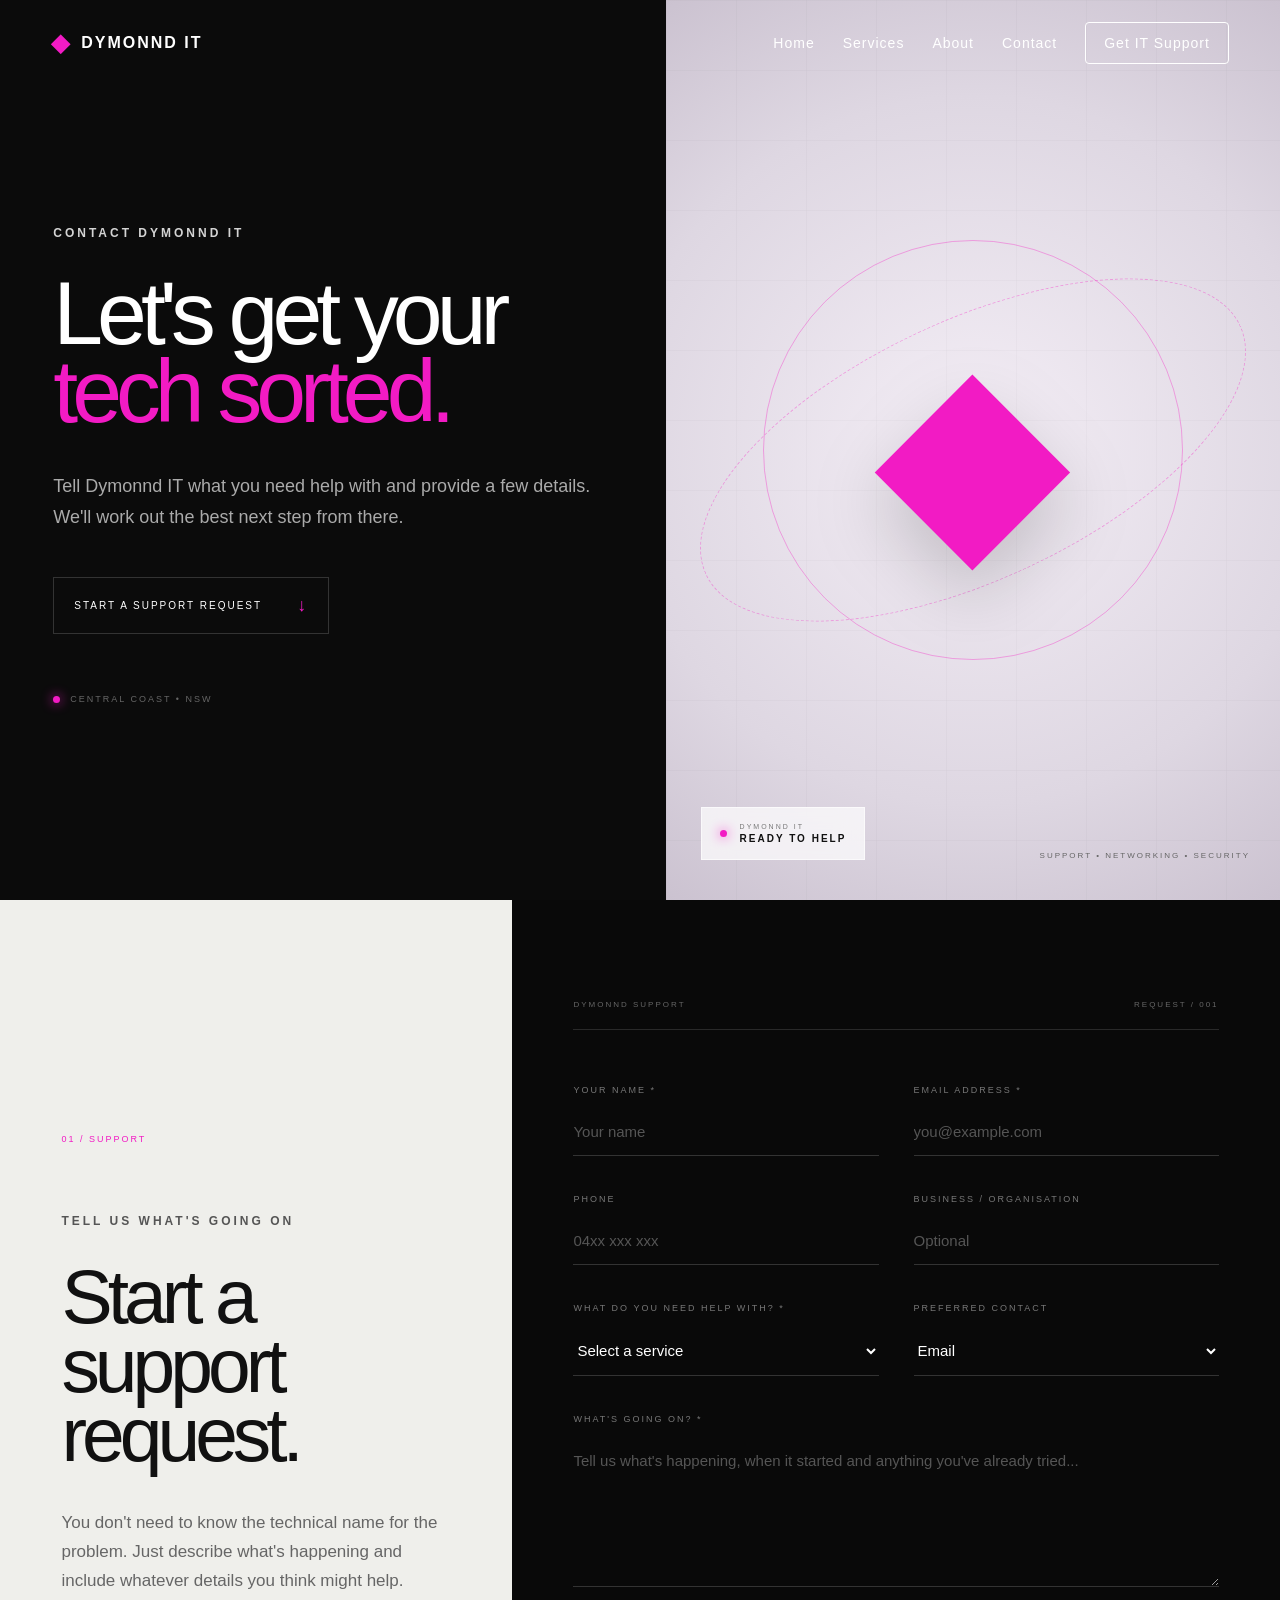
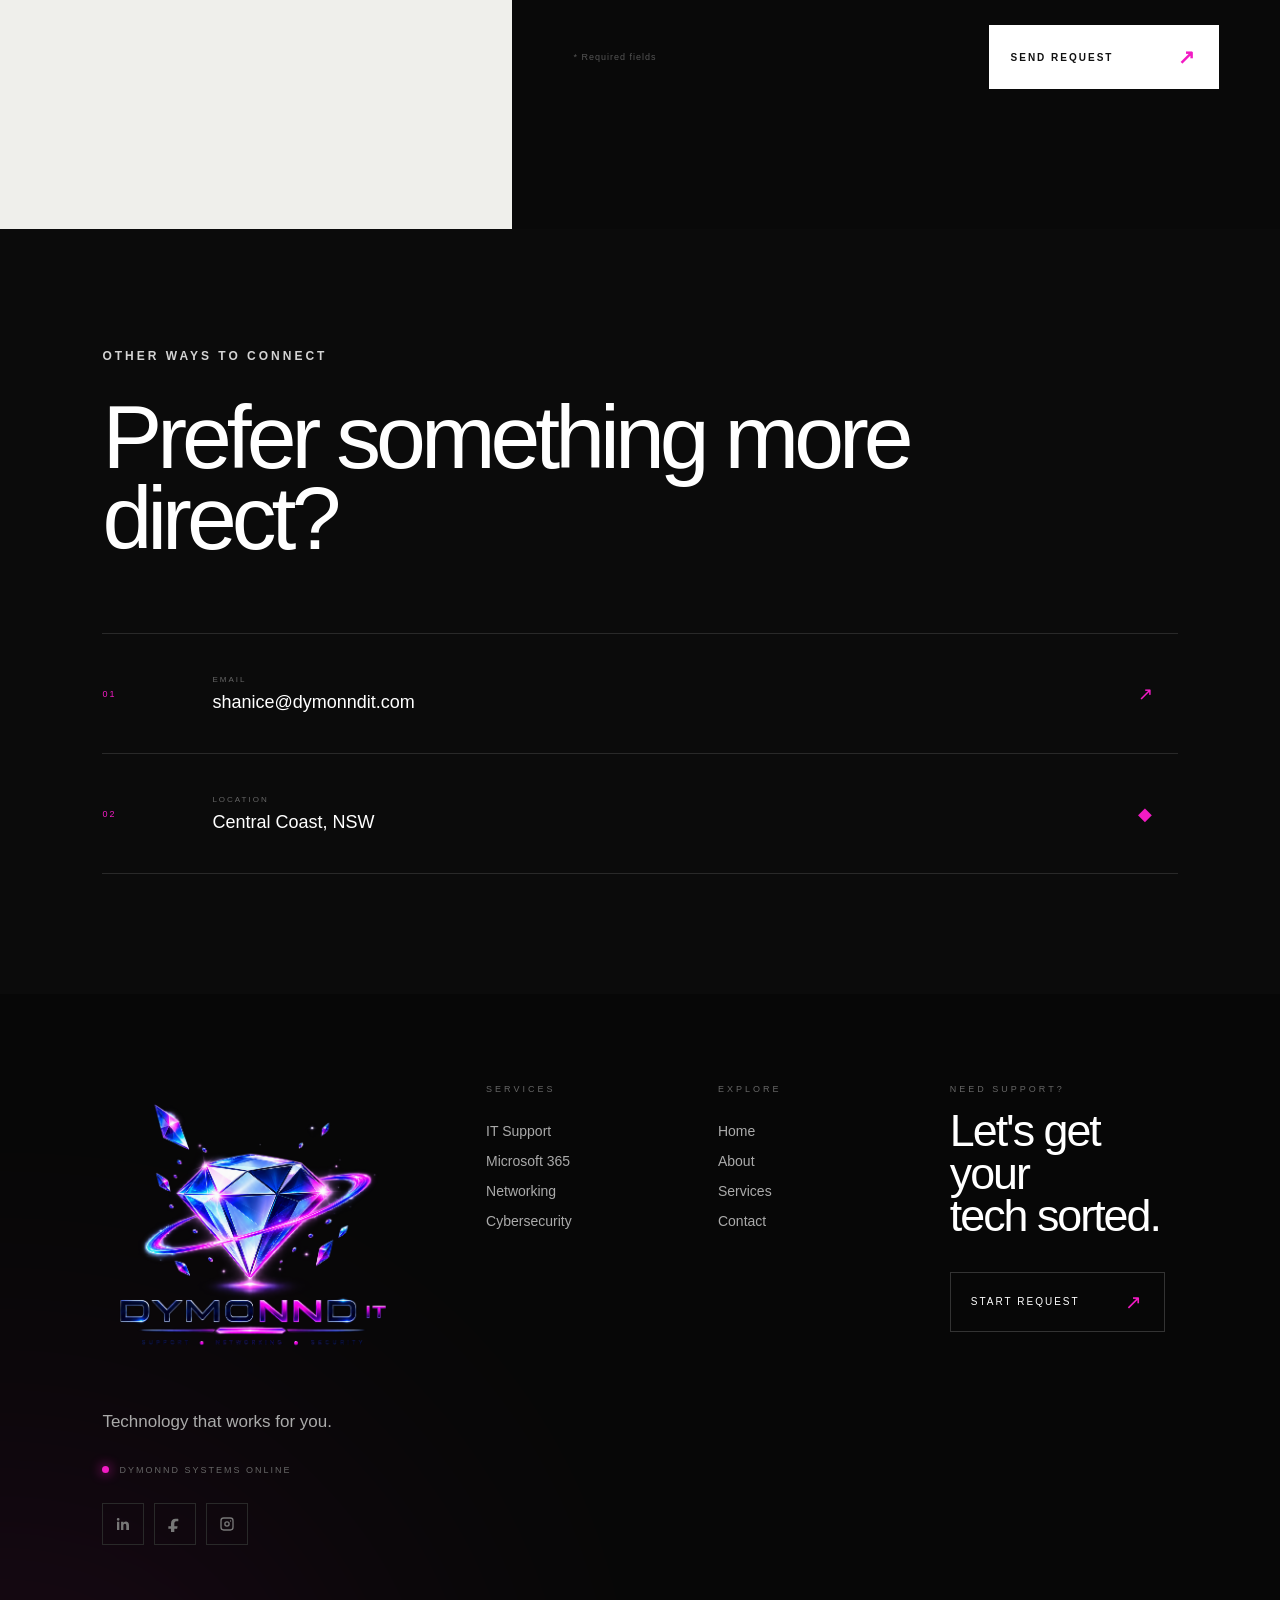
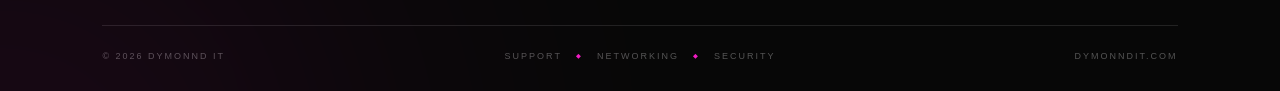
<file: contact.html>
<!DOCTYPE html>
<html lang="en">

<head>
    <meta charset="UTF-8">

    <meta
        name="viewport"
        content="width=device-width, initial-scale=1.0"
    >

    <title>Contact | Dymonnd IT</title>

    <link rel="stylesheet" href="css/style.css">
    <link
    rel="icon"
    type="image/png"
    href="favicon.png"
>
<script
    src="https://challenges.cloudflare.com/turnstile/v0/api.js"
    async
    defer>
</script>
</head>


<body>


    <!-- =========================
         NAVIGATION
    ========================== -->

    <header class="site-header">

    <a href="index.html" class="brand">
        <span class="brand-diamond">◆</span>
        <span>DYMONND IT</span>
    </a>


    <!-- DESKTOP NAV -->
    <nav class="desktop-nav">

        <a href="index.html">Home</a>

        <a href="services.html">Services</a>

        <a href="about.html">About</a>

        <a href="contact.html">Contact</a>

        <a
            href="contact.html"
            class="nav-button"
        >
            Get IT Support
        </a>

    </nav>


    <!-- MOBILE MENU BUTTON -->
    <button
        class="menu-toggle"
        type="button"
        aria-label="Open navigation menu"
        aria-expanded="false"
    >

        <span></span>
        <span></span>
        <span></span>

    </button>


    <!-- MOBILE MENU -->
    <div class="mobile-menu">

        <div class="mobile-menu-inner">

            <p class="mobile-menu-label">
                DYMONND / NAVIGATION
            </p>


            <a href="index.html">
                <span>01</span>
                Home
            </a>

            <a href="services.html">
                <span>02</span>
                Services
            </a>

            <a href="about.html">
                <span>03</span>
                About
            </a>

            <a href="contact.html">
                <span>04</span>
                Contact
            </a>


            <a
                href="contact.html"
                class="mobile-support-button"
            >
                GET IT SUPPORT
                <span>↗</span>
            </a>


            <div class="mobile-menu-footer">

                <span class="status-light"></span>

                DYMONND SYSTEMS ONLINE

            </div>

        </div>

    </div>

</header>



    <main>


        <!-- =========================
             CONTACT HERO
        ========================== -->

        <section class="contact-page-hero">


            <!-- LEFT -->
            <div class="contact-page-intro">

                <p class="eyebrow">
                    CONTACT DYMONND IT
                </p>


                <h1>
                    Let's get your
                    <span>tech sorted.</span>
                </h1>


                <p class="contact-page-lead">
                    Tell Dymonnd IT what you need help with and
                    provide a few details. We'll work out the
                    best next step from there.
                </p>


                <a
                    href="#support-form"
                    class="contact-scroll-button"
                >
                    START A SUPPORT REQUEST
                    <span>↓</span>
                </a>


                <div class="contact-page-location">

                    <span></span>

                    CENTRAL COAST • NSW

                </div>

            </div>



            <!-- RIGHT -->
            <div class="contact-page-visual">

                <div class="contact-grid"></div>

                <div class="contact-orbit orbit-contact-one"></div>
                <div class="contact-orbit orbit-contact-two"></div>

                <div class="contact-diamond">
                    ◆
                </div>


                <div class="contact-system-card">

                    <span class="status-light"></span>

                    <div>
                        <small>DYMONND IT</small>
                        <strong>READY TO HELP</strong>
                    </div>

                </div>


                <p class="contact-side-label">
                    SUPPORT • NETWORKING • SECURITY
                </p>

            </div>


        </section>



        <!-- =========================
             SUPPORT FORM
        ========================== -->

        <section
            id="support-form"
            class="support-form-section"
        >


            <!-- FORM INTRO -->
            <div class="support-form-intro">

                <p class="contact-section-number">
                    01 / SUPPORT
                </p>


                <p class="eyebrow dark-eyebrow">
                    TELL US WHAT'S GOING ON
                </p>


                <h2>
                    Start a
                    support request.
                </h2>


                <p>
                    You don't need to know the technical name
                    for the problem. Just describe what's
                    happening and include whatever details
                    you think might help.
                </p>

            </div>



            <!-- FORM -->
            <div class="support-form-panel">

                <form id="supportForm">


                    <div class="form-heading">

                        <span>
                            DYMONND SUPPORT
                        </span>

                        <span>
                            REQUEST / 001
                        </span>

                    </div>



                    <!-- NAME + EMAIL -->
                    <div class="form-row">


                        <div class="form-group">

                            <label for="name">
                                YOUR NAME *
                            </label>

                            <input
                                type="text"
                                id="name"
                                name="name"
                                placeholder="Your name"
                                autocomplete="name"
                                required
                            >

                        </div>



                        <div class="form-group">

                            <label for="email">
                                EMAIL ADDRESS *
                            </label>

                            <input
                                type="email"
                                id="email"
                                name="email"
                                placeholder="you@example.com"
                                autocomplete="email"
                                required
                            >

                        </div>


                    </div>



                    <!-- PHONE + BUSINESS -->
                    <div class="form-row">


                        <div class="form-group">

                            <label for="phone">
                                PHONE
                            </label>

                            <input
                                type="tel"
                                id="phone"
                                name="phone"
                                placeholder="04xx xxx xxx"
                                autocomplete="tel"
                            >

                        </div>



                        <div class="form-group">

                            <label for="business">
                                BUSINESS / ORGANISATION
                            </label>

                            <input
                                type="text"
                                id="business"
                                name="business"
                                placeholder="Optional"
                                autocomplete="organization"
                            >

                        </div>


                    </div>



                    <!-- SERVICE + CONTACT METHOD -->
                    <div class="form-row">


                        <div class="form-group">

                            <label for="service">
                                WHAT DO YOU NEED HELP WITH? *
                            </label>

                            <select
                                id="service"
                                name="service"
                                required
                            >

                                <option value="">
                                    Select a service
                                </option>

                                <option value="IT Support">
                                    IT Support
                                </option>

                                <option value="Microsoft 365">
                                    Microsoft 365
                                </option>

                                <option value="Networking">
                                    Networking
                                </option>

                                <option value="Cybersecurity">
                                    Cybersecurity
                                </option>

                                <option value="Other">
                                    Something Else
                                </option>

                            </select>

                        </div>



                        <div class="form-group">

                            <label for="contact-method">
                                PREFERRED CONTACT
                            </label>

                            <select
                                id="contact-method"
                                name="contact-method"
                            >

                                <option value="Email">
                                    Email
                                </option>

                                <option value="Phone">
                                    Phone
                                </option>

                                <option value="Either">
                                    Either
                                </option>

                            </select>

                        </div>


                    </div>



                    <!-- MESSAGE -->
                    <div class="form-group">

                        <label for="message">
                            WHAT'S GOING ON? *
                        </label>

                        <textarea
                            id="message"
                            name="message"
                            rows="7"
                            placeholder="Tell us what's happening, when it started and anything you've already tried..."
                            required
                        ></textarea>

                    </div>

                        <div
                            class="cf-turnstile"
                            data-sitekey="YOUR_REAL_SITE_KEY"
                            data-theme="dark"
                            data-action="support">
                        </div>

                    <!-- SUBMIT -->
                    <div class="form-footer">

                        <p>
                            * Required fields
                        </p>


                        <button
                            type="submit"
                            class="form-submit"
                        >

                            <span>
                                SEND REQUEST
                            </span>

                            <span class="submit-arrow">
                                ↗
                            </span>

                        </button>

                    </div>


                    <p
                        id="formStatus"
                        class="form-status"
                        aria-live="polite"
                    ></p>


                </form>

            </div>


        </section>



        <!-- =========================
             OTHER CONTACT OPTIONS
        ========================== -->

        <section class="contact-options">

            <div class="contact-options-heading">

                <p class="eyebrow">
                    OTHER WAYS TO CONNECT
                </p>

                <h2>
                    Prefer something
                    more direct?
                </h2>

            </div>


            <div class="contact-option-grid">


                <a
                    href="mailto:shanice@dymonndit.com"
                    class="contact-option"
                >

                    <span>01</span>

                    <div>

                        <small>
                            EMAIL
                        </small>

                        <strong>
                            shanice@dymonndit.com
                        </strong>

                    </div>

                    <b>
                        ↗
                    </b>

                </a>


                <div class="contact-option">

                    <span>02</span>

                    <div>

                        <small>
                            LOCATION
                        </small>

                        <strong>
                            Central Coast, NSW
                        </strong>

                    </div>

                    <b>
                        ◆
                    </b>

                </div>


            </div>

        </section>


    </main>



    <!-- =========================
         FOOTER
    ========================== -->

    <footer class="site-footer">

        <div class="footer-main">


            <div class="footer-brand">

                <img
                    src="Newlogo.png"
                    alt="Dymonnd IT"
                    class="footer-logo"
                >

                <p class="footer-tagline">
                    Technology that works for you.
                </p>

                <div class="footer-status">

                    <span class="status-light"></span>

                    DYMONND SYSTEMS ONLINE

                </div>
                <div class="footer-socials">

    <a
        href="#"
        class="social-link"
        aria-label="Dymonnd IT on LinkedIn"
        target="_blank"
        rel="noopener noreferrer"
    >
        <svg viewBox="0 0 24 24" aria-hidden="true">
            <path d="M6.5 8.5H3V21h3.5V8.5ZM4.75 3A2.05 2.05 0 1 0 4.75 7.1 2.05 2.05 0 0 0 4.75 3ZM21 13.9c0-3.8-2-5.6-4.7-5.6-2.2 0-3.2 1.2-3.7 2V8.5H9.1V21h3.5v-6.2c0-1.6.3-3.2 2.3-3.2s2 1.9 2 3.3V21H21v-7.1Z"/>
        </svg>
    </a>


    <a
        href="#"
        class="social-link"
        aria-label="Dymonnd IT on Facebook"
        target="_blank"
        rel="noopener noreferrer"
    >
        <svg viewBox="0 0 24 24" aria-hidden="true">
            <path d="M14 8h3V4.5c-.5-.1-2.2-.2-4.2-.2-4.1 0-6.8 2.5-6.8 7v3.9H2V19h4v9h5v-9h4.2l.7-3.8H11v-3.5C11 10.6 11.3 8 14 8Z"/>
        </svg>
    </a>


    <a
        href="#"
        class="social-link"
        aria-label="Dymonnd IT on Instagram"
        target="_blank"
        rel="noopener noreferrer"
    >
        <svg viewBox="0 0 24 24" aria-hidden="true">
            <path d="M7 2h10a5 5 0 0 1 5 5v10a5 5 0 0 1-5 5H7a5 5 0 0 1-5-5V7a5 5 0 0 1 5-5Zm0 2a3 3 0 0 0-3 3v10a3 3 0 0 0 3 3h10a3 3 0 0 0 3-3V7a3 3 0 0 0-3-3H7Zm5 3.8A4.2 4.2 0 1 1 7.8 12 4.2 4.2 0 0 1 12 7.8Zm0 2A2.2 2.2 0 1 0 14.2 12 2.2 2.2 0 0 0 12 9.8ZM17.3 6.5a1 1 0 1 1-1 1 1 1 0 0 1 1-1Z"/>
        </svg>
    </a>

</div>

            </div>



            <div class="footer-column">

                <p class="footer-heading">
                    SERVICES
                </p>

                <a href="services.html">
                    IT Support
                </a>

                <a href="services.html">
                    Microsoft 365
                </a>

                <a href="services.html">
                    Networking
                </a>

                <a href="services.html">
                    Cybersecurity
                </a>

            </div>



            <div class="footer-column">

                <p class="footer-heading">
                    EXPLORE
                </p>

                <a href="index.html">
                    Home
                </a>

                <a href="about.html">
                    About
                </a>

                <a href="services.html">
                    Services
                </a>

                <a href="contact.html">
                    Contact
                </a>

            </div>



            <div class="footer-contact">

                <p class="footer-heading">
                    NEED SUPPORT?
                </p>

                <h3>
                    Let's get your<br>
                    tech sorted.
                </h3>

                <a
                    href="#support-form"
                    class="footer-button"
                >
                    START REQUEST

                    <span>
                        ↗
                    </span>
                </a>

            </div>

        </div>


        <div class="footer-divider"></div>


        <div class="footer-bottom">

            <p>
                © 2026 DYMONND IT
            </p>


            <div class="footer-bottom-center">

                <span>SUPPORT</span>
                <b>◆</b>

                <span>NETWORKING</span>
                <b>◆</b>

                <span>SECURITY</span>

            </div>


            <p>
                DYMONNDIT.COM
            </p>

        </div>

    </footer>


    <script src="js/script.js"></script>


</body>

</html>
</file>
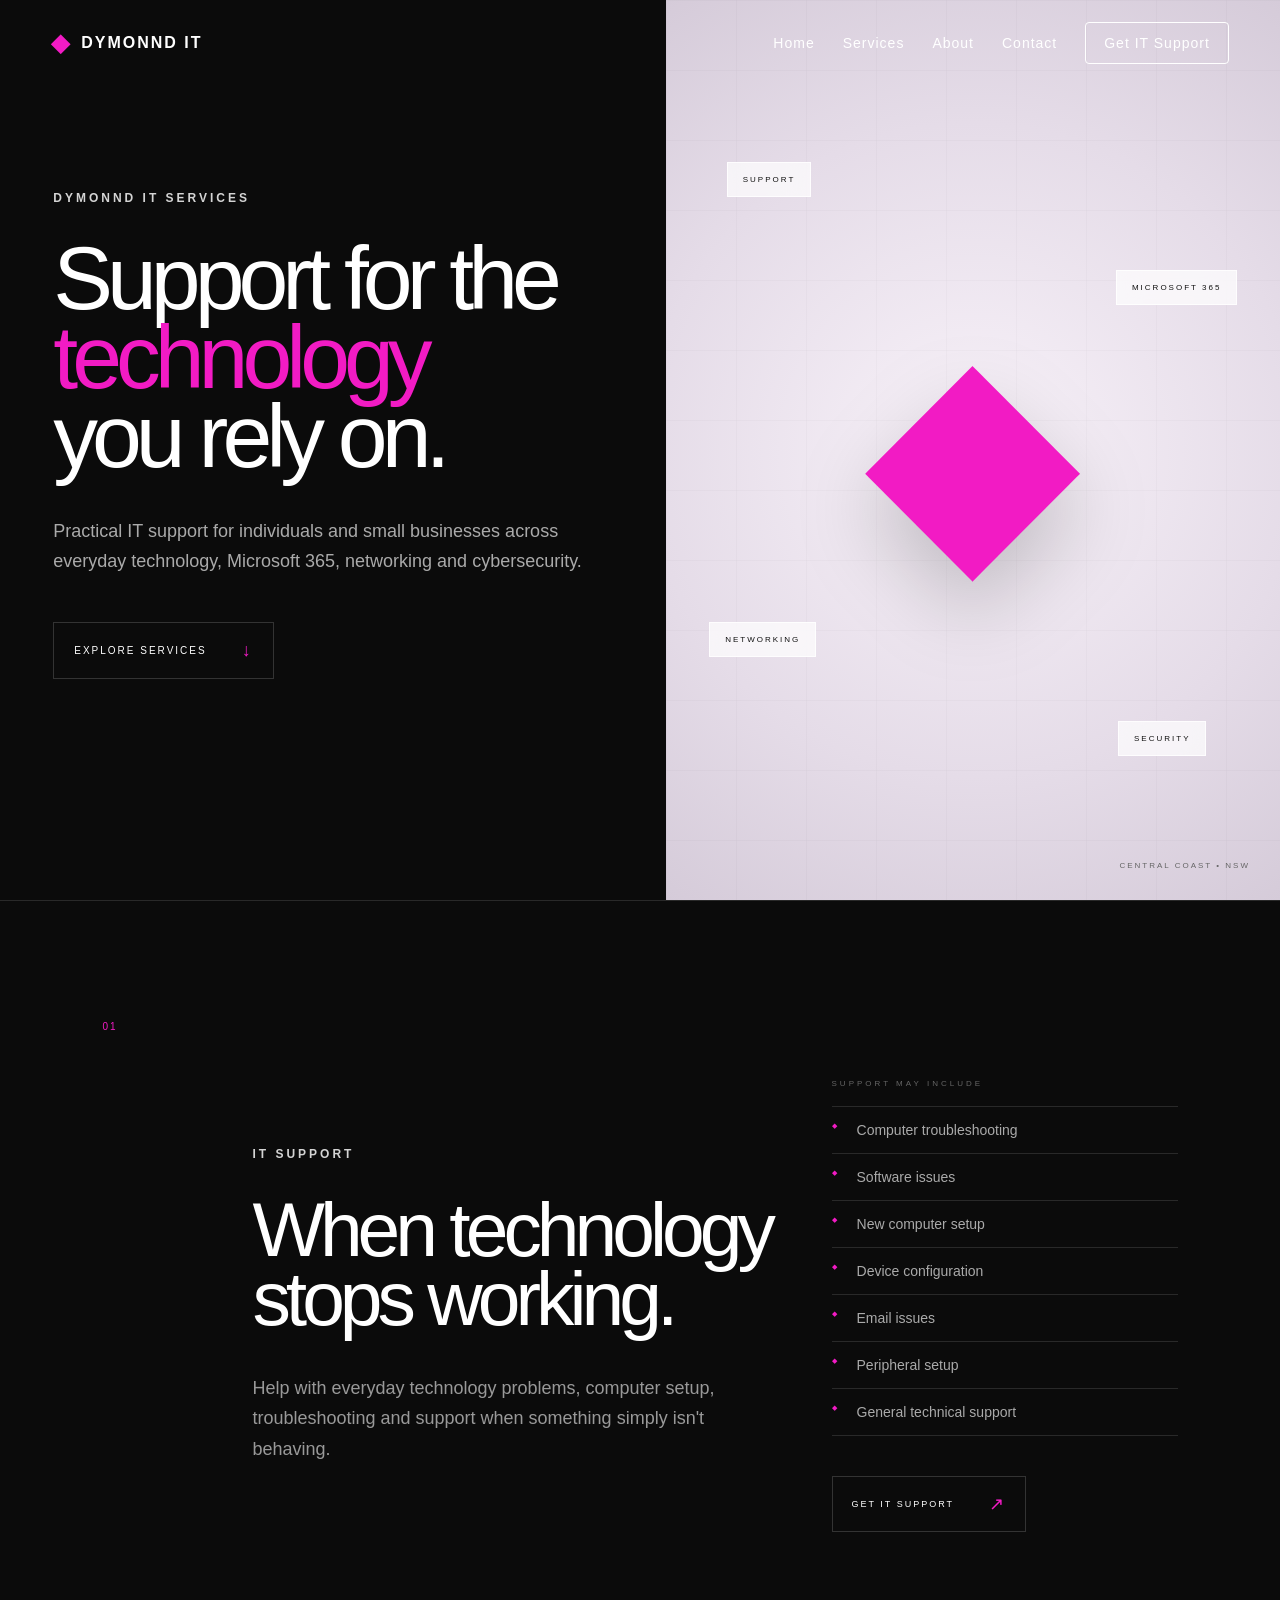
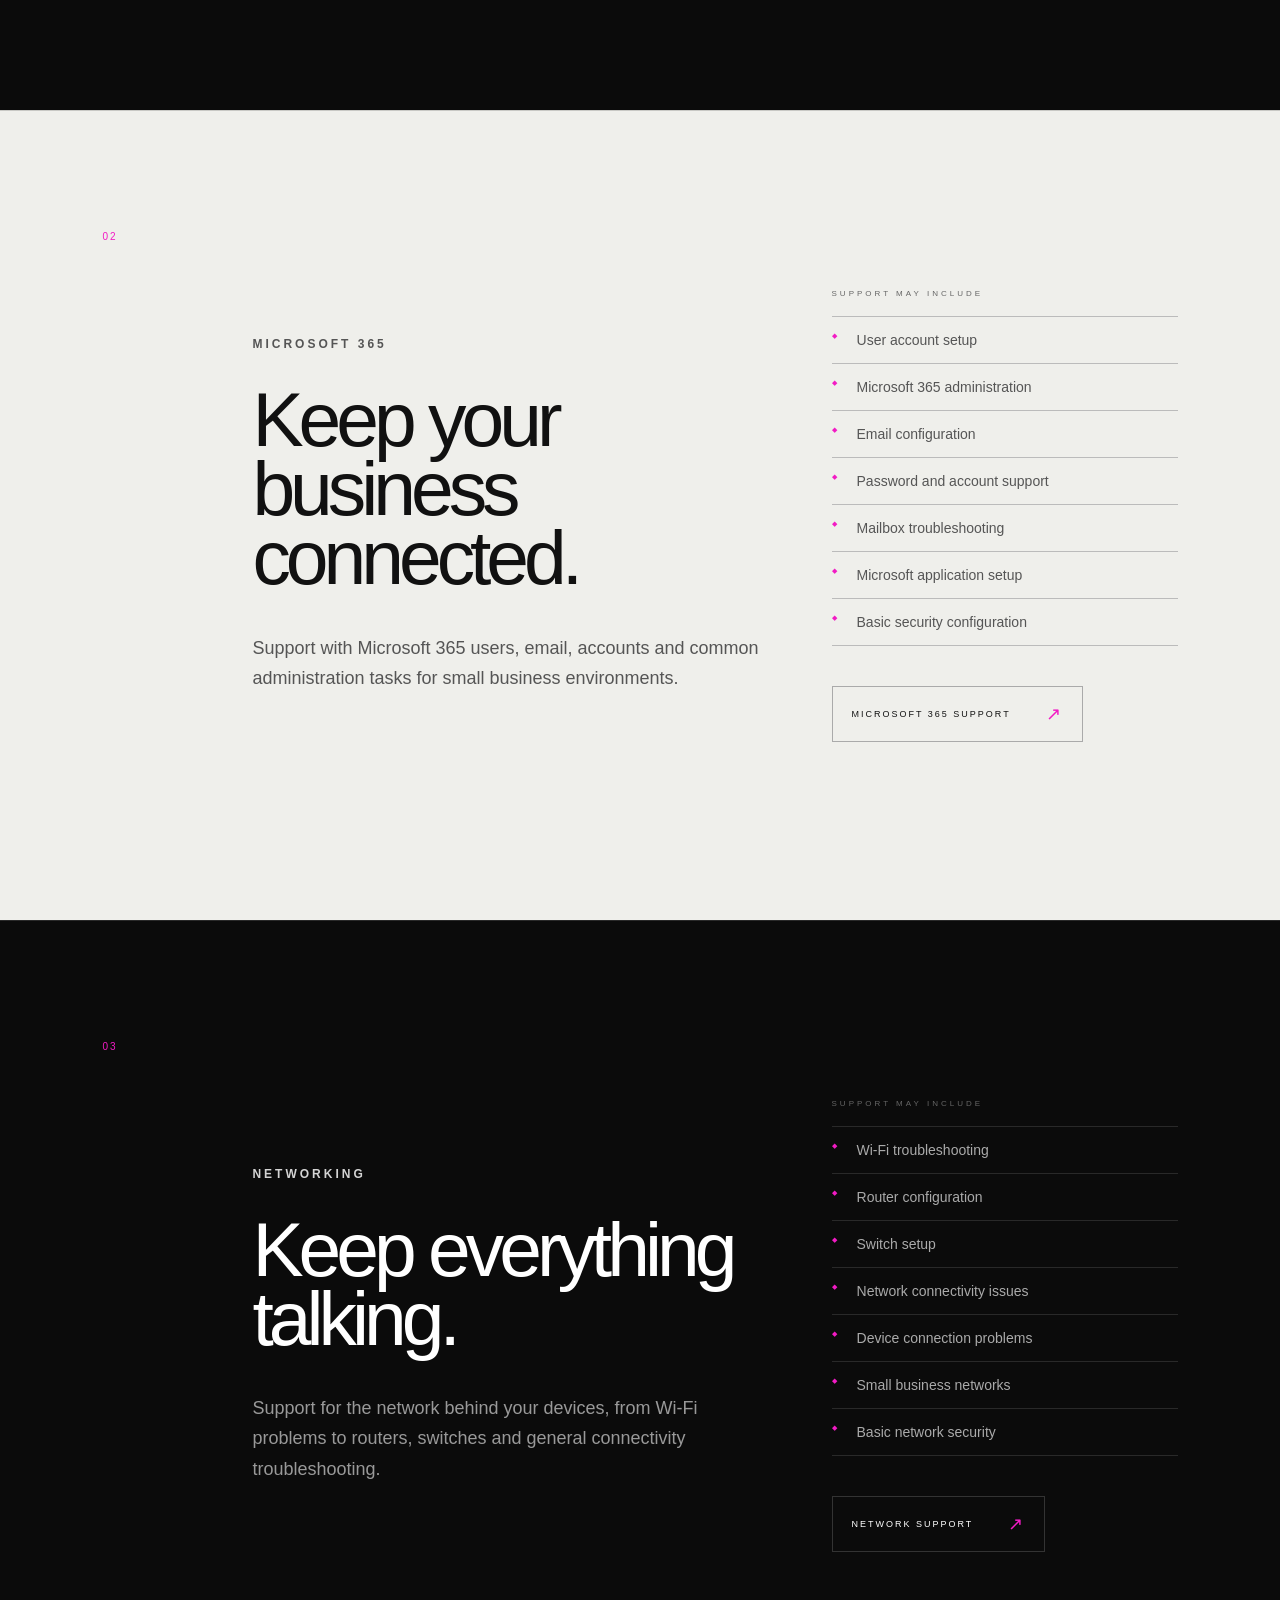
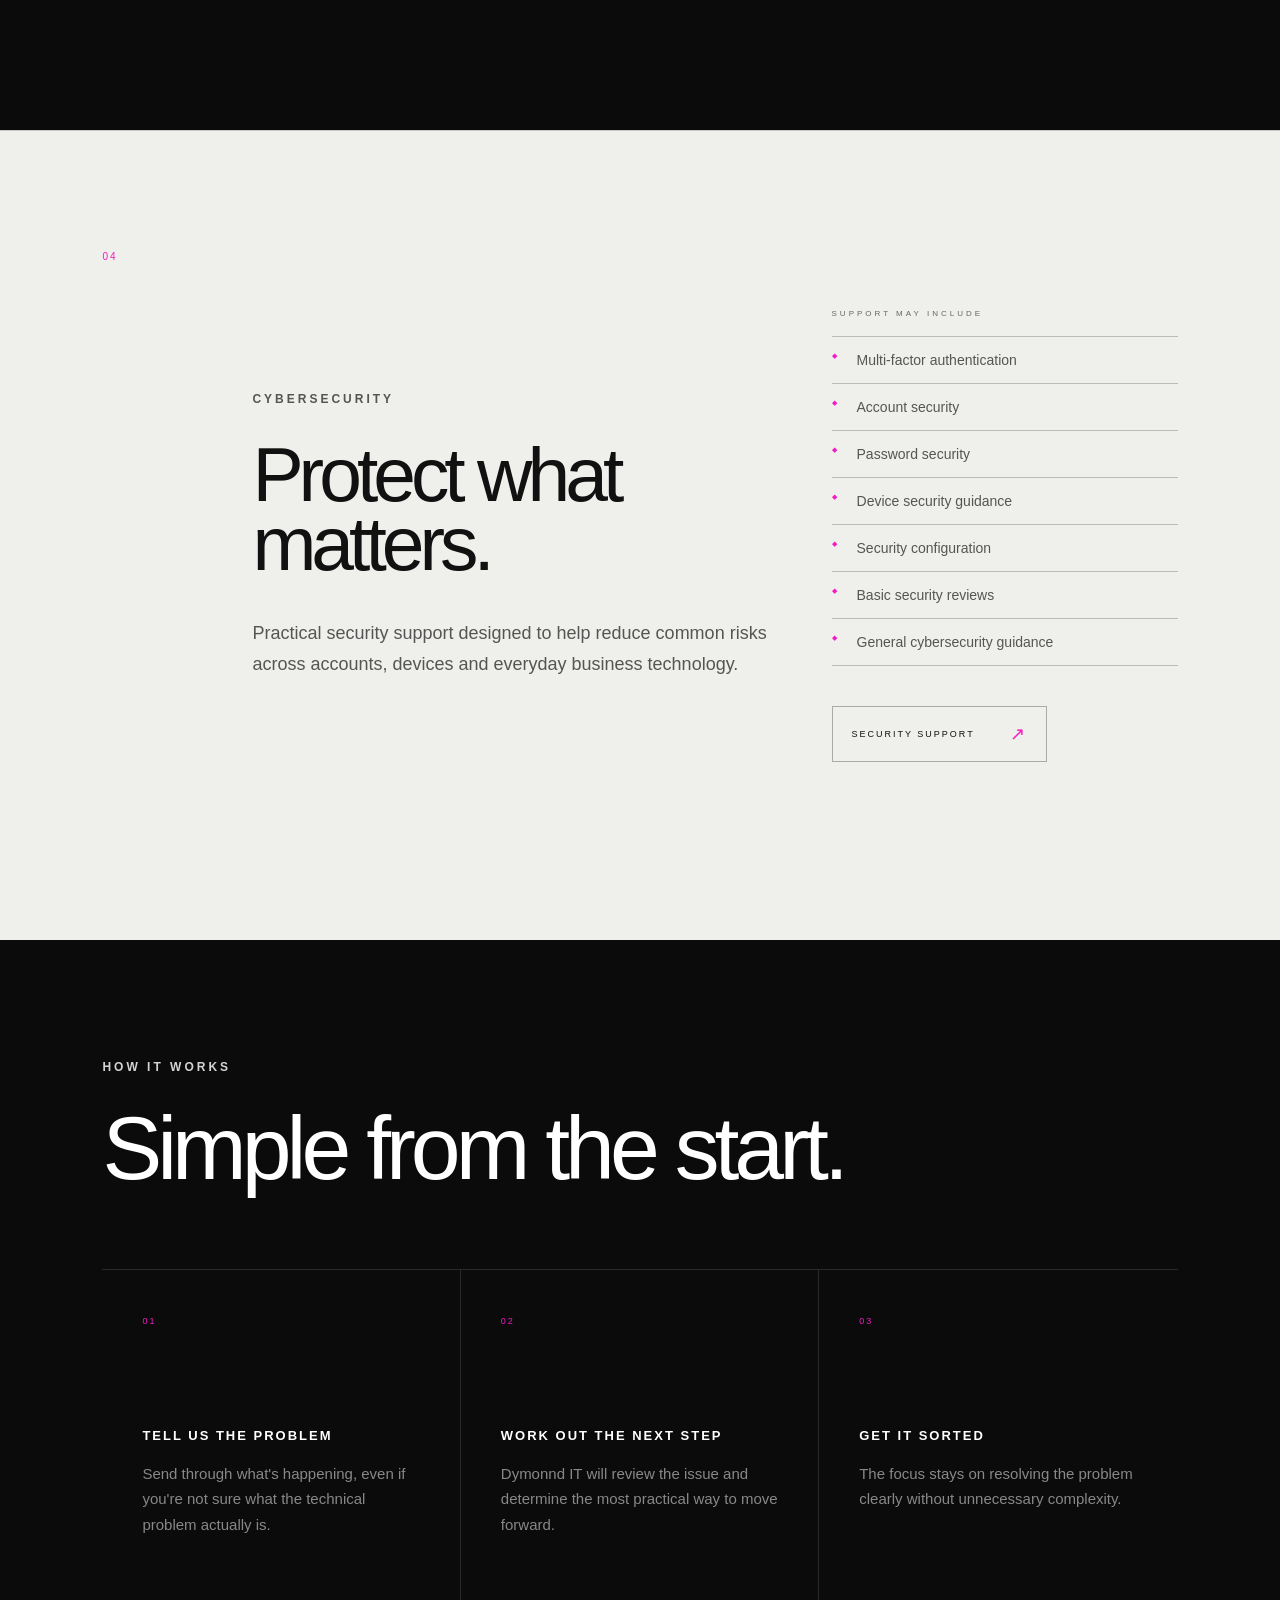
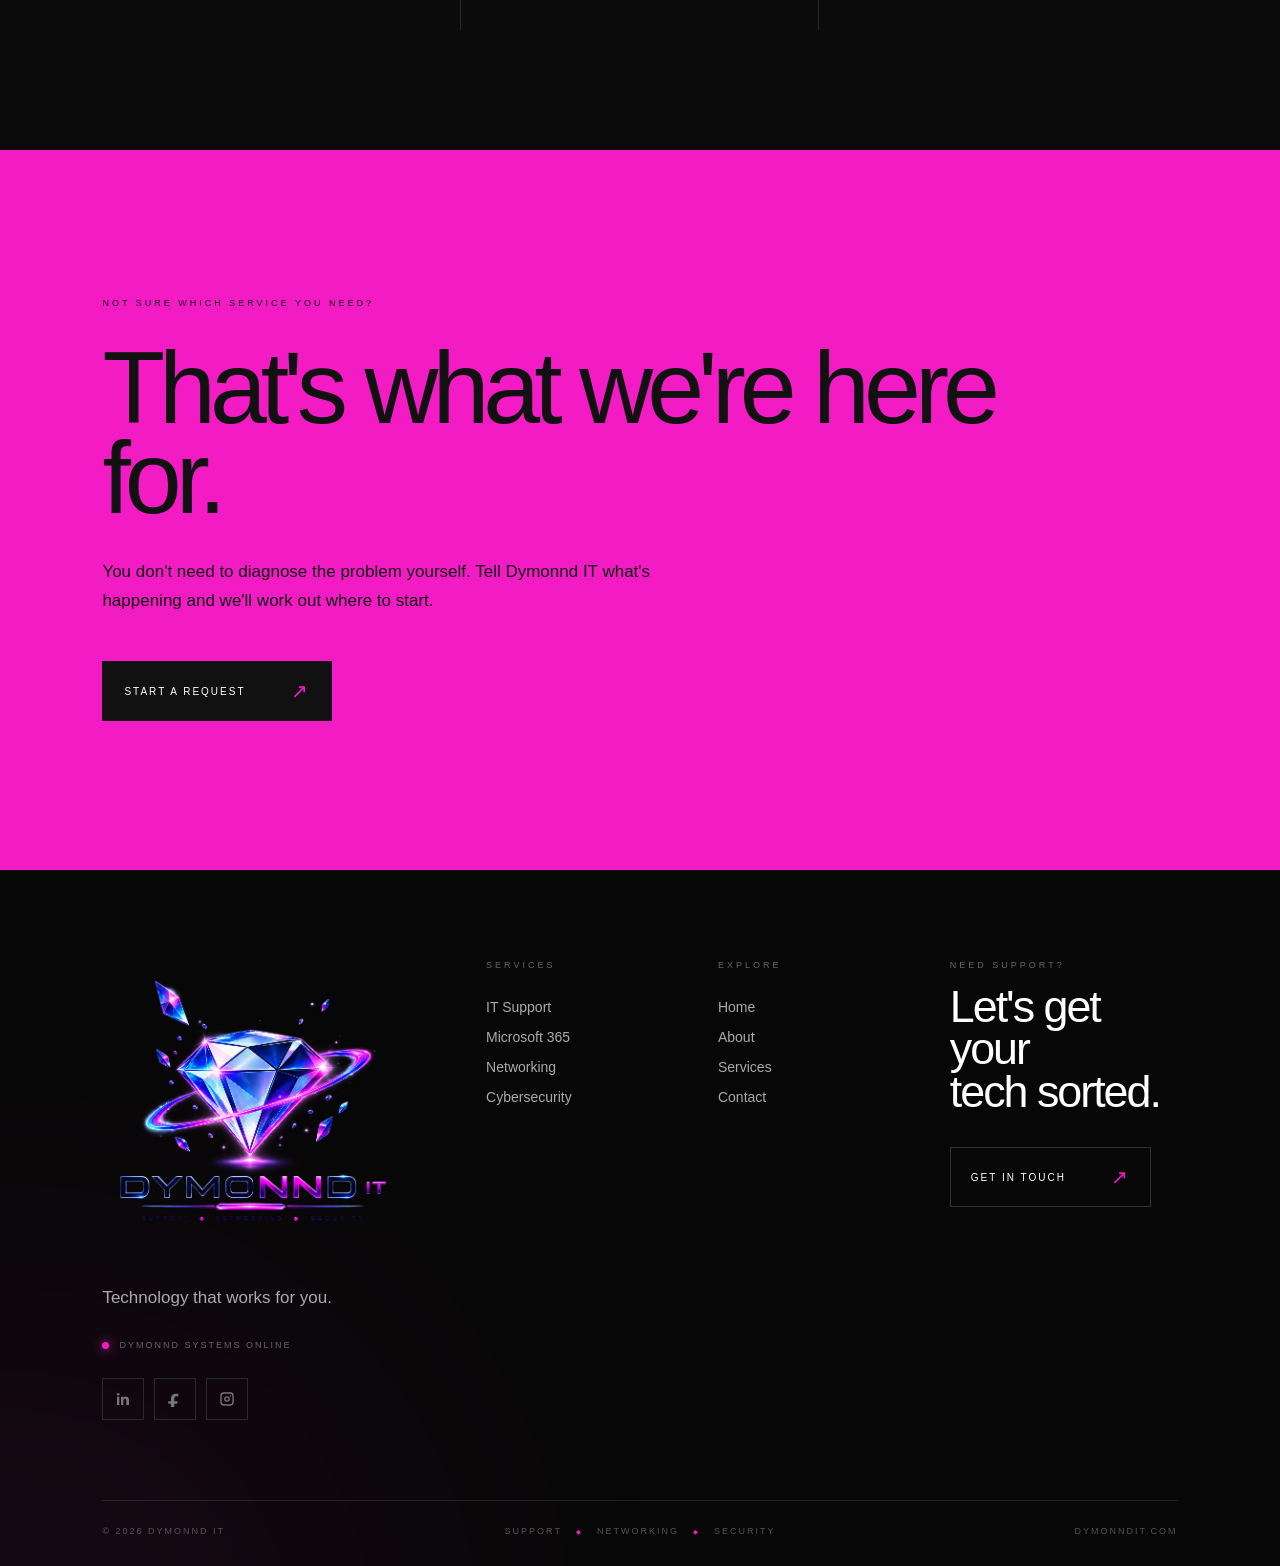
<file: services.html>
<!DOCTYPE html>
<html lang="en">

<head>
    <meta charset="UTF-8">

    <meta
        name="viewport"
        content="width=device-width, initial-scale=1.0"
    >

    <title>Services | Dymonnd IT</title>

    <link rel="stylesheet" href="css/style.css">
    <link rel="icon" type="image/png" href="favicon.png">
</head>


<body>


    <!-- =========================
         NAVIGATION
    ========================== -->

    <header class="site-header">

    <a href="index.html" class="brand">
        <span class="brand-diamond">◆</span>
        <span>DYMONND IT</span>
    </a>


    <!-- DESKTOP NAV -->
    <nav class="desktop-nav">

        <a href="index.html">Home</a>

        <a href="services.html">Services</a>

        <a href="about.html">About</a>

        <a href="contact.html">Contact</a>

        <a
            href="contact.html"
            class="nav-button"
        >
            Get IT Support
        </a>

    </nav>


    <!-- MOBILE MENU BUTTON -->
    <button
        class="menu-toggle"
        type="button"
        aria-label="Open navigation menu"
        aria-expanded="false"
    >

        <span></span>
        <span></span>
        <span></span>

    </button>


    <!-- MOBILE MENU -->
    <div class="mobile-menu">

        <div class="mobile-menu-inner">

            <p class="mobile-menu-label">
                DYMONND / NAVIGATION
            </p>


            <a href="index.html">
                <span>01</span>
                Home
            </a>

            <a href="services.html">
                <span>02</span>
                Services
            </a>

            <a href="about.html">
                <span>03</span>
                About
            </a>

            <a href="contact.html">
                <span>04</span>
                Contact
            </a>


            <a
                href="contact.html"
                class="mobile-support-button"
            >
                GET IT SUPPORT
                <span>↗</span>
            </a>


            <div class="mobile-menu-footer">

                <span class="status-light"></span>

                DYMONND SYSTEMS ONLINE

            </div>

        </div>

    </div>

</header>


    <main>


        <!-- =========================
             SERVICES HERO
        ========================== -->

        <section class="services-page-hero">

            <div class="services-page-left">

                <p class="eyebrow">
                    DYMONND IT SERVICES
                </p>

                <h1>
                    Support for the
                    <span>technology</span>
                    you rely on.
                </h1>

                <p class="services-page-lead">
                    Practical IT support for individuals and small
                    businesses across everyday technology, Microsoft 365,
                    networking and cybersecurity.
                </p>

                <a
                    href="#service-list"
                    class="contact-scroll-button"
                >
                    EXPLORE SERVICES
                    <span>↓</span>
                </a>

            </div>


            <div class="services-page-right">

                <div class="services-hero-grid"></div>

                <div class="services-diamond">
                    ◆
                </div>

                <div class="services-floating-label label-one">
                    SUPPORT
                </div>

                <div class="services-floating-label label-two">
                    MICROSOFT 365
                </div>

                <div class="services-floating-label label-three">
                    NETWORKING
                </div>

                <div class="services-floating-label label-four">
                    SECURITY
                </div>

                <p class="services-side-label">
                    CENTRAL COAST • NSW
                </p>

            </div>

        </section>



        <!-- =========================
             SERVICE LIST
        ========================== -->

        <section
            id="service-list"
            class="services-detail"
        >


            <!-- =====================
                 IT SUPPORT
            ====================== -->

            <article class="service-detail-row">

                <div class="service-detail-number">
                    01
                </div>


                <div class="service-detail-content">

                    <p class="eyebrow">
                        IT SUPPORT
                    </p>

                    <h2>
                        When technology
                        stops working.
                    </h2>

                    <p class="service-detail-intro">
                        Help with everyday technology problems,
                        computer setup, troubleshooting and support
                        when something simply isn't behaving.
                    </p>

                </div>


                <div class="service-detail-list">

                    <p>
                        SUPPORT MAY INCLUDE
                    </p>

                    <ul>
                        <li>Computer troubleshooting</li>
                        <li>Software issues</li>
                        <li>New computer setup</li>
                        <li>Device configuration</li>
                        <li>Email issues</li>
                        <li>Peripheral setup</li>
                        <li>General technical support</li>
                    </ul>


                    <a
                        href="contact.html"
                        class="service-link"
                    >
                        GET IT SUPPORT
                        <span>↗</span>
                    </a>

                </div>

            </article>



            <!-- =====================
                 MICROSOFT 365
            ====================== -->

            <article class="service-detail-row light-service">

                <div class="service-detail-number">
                    02
                </div>


                <div class="service-detail-content">

                    <p class="eyebrow dark-eyebrow">
                        MICROSOFT 365
                    </p>

                    <h2>
                        Keep your business
                        connected.
                    </h2>

                    <p class="service-detail-intro">
                        Support with Microsoft 365 users, email,
                        accounts and common administration tasks
                        for small business environments.
                    </p>

                </div>


                <div class="service-detail-list">

                    <p>
                        SUPPORT MAY INCLUDE
                    </p>

                    <ul>
                        <li>User account setup</li>
                        <li>Microsoft 365 administration</li>
                        <li>Email configuration</li>
                        <li>Password and account support</li>
                        <li>Mailbox troubleshooting</li>
                        <li>Microsoft application setup</li>
                        <li>Basic security configuration</li>
                    </ul>


                    <a
                        href="contact.html"
                        class="service-link dark-service-link"
                    >
                        MICROSOFT 365 SUPPORT
                        <span>↗</span>
                    </a>

                </div>

            </article>



            <!-- =====================
                 NETWORKING
            ====================== -->

            <article class="service-detail-row">

                <div class="service-detail-number">
                    03
                </div>


                <div class="service-detail-content">

                    <p class="eyebrow">
                        NETWORKING
                    </p>

                    <h2>
                        Keep everything
                        talking.
                    </h2>

                    <p class="service-detail-intro">
                        Support for the network behind your devices,
                        from Wi-Fi problems to routers, switches and
                        general connectivity troubleshooting.
                    </p>

                </div>


                <div class="service-detail-list">

                    <p>
                        SUPPORT MAY INCLUDE
                    </p>

                    <ul>
                        <li>Wi-Fi troubleshooting</li>
                        <li>Router configuration</li>
                        <li>Switch setup</li>
                        <li>Network connectivity issues</li>
                        <li>Device connection problems</li>
                        <li>Small business networks</li>
                        <li>Basic network security</li>
                    </ul>


                    <a
                        href="contact.html"
                        class="service-link"
                    >
                        NETWORK SUPPORT
                        <span>↗</span>
                    </a>

                </div>

            </article>



            <!-- =====================
                 CYBERSECURITY
            ====================== -->

            <article class="service-detail-row light-service">

                <div class="service-detail-number">
                    04
                </div>


                <div class="service-detail-content">

                    <p class="eyebrow dark-eyebrow">
                        CYBERSECURITY
                    </p>

                    <h2>
                        Protect what
                        matters.
                    </h2>

                    <p class="service-detail-intro">
                        Practical security support designed to help
                        reduce common risks across accounts, devices
                        and everyday business technology.
                    </p>

                </div>


                <div class="service-detail-list">

                    <p>
                        SUPPORT MAY INCLUDE
                    </p>

                    <ul>
                        <li>Multi-factor authentication</li>
                        <li>Account security</li>
                        <li>Password security</li>
                        <li>Device security guidance</li>
                        <li>Security configuration</li>
                        <li>Basic security reviews</li>
                        <li>General cybersecurity guidance</li>
                    </ul>


                    <a
                        href="contact.html"
                        class="service-link dark-service-link"
                    >
                        SECURITY SUPPORT
                        <span>↗</span>
                    </a>

                </div>

            </article>

        </section>



        <!-- =========================
             PROCESS
        ========================== -->

        <section class="service-process">

            <div class="service-process-heading">

                <p class="eyebrow">
                    HOW IT WORKS
                </p>

                <h2>
                    Simple from
                    the start.
                </h2>

            </div>


            <div class="process-grid">


                <div class="process-card">

                    <span>
                        01
                    </span>

                    <h3>
                        TELL US THE PROBLEM
                    </h3>

                    <p>
                        Send through what's happening,
                        even if you're not sure what the
                        technical problem actually is.
                    </p>

                </div>


                <div class="process-card">

                    <span>
                        02
                    </span>

                    <h3>
                        WORK OUT THE NEXT STEP
                    </h3>

                    <p>
                        Dymonnd IT will review the issue
                        and determine the most practical
                        way to move forward.
                    </p>

                </div>


                <div class="process-card">

                    <span>
                        03
                    </span>

                    <h3>
                        GET IT SORTED
                    </h3>

                    <p>
                        The focus stays on resolving the
                        problem clearly without unnecessary
                        complexity.
                    </p>

                </div>


            </div>

        </section>



        <!-- =========================
             CTA
        ========================== -->

        <section class="services-cta">

            <p>
                NOT SURE WHICH SERVICE YOU NEED?
            </p>

            <h2>
                That's what
                we're here for.
            </h2>

            <p class="services-cta-copy">
                You don't need to diagnose the problem yourself.
                Tell Dymonnd IT what's happening and we'll work
                out where to start.
            </p>

            <a
                href="contact.html"
                class="cta-button"
            >
                START A REQUEST
                <span>↗</span>
            </a>

        </section>


    </main>



    <!-- =========================
         FOOTER
    ========================== -->

    <footer class="site-footer">

        <div class="footer-main">


            <div class="footer-brand">

                <img
                    src="Newlogo.png"
                    alt="Dymonnd IT"
                    class="footer-logo"
                >

                <p class="footer-tagline">
                    Technology that works for you.
                </p>

                <div class="footer-status">

                    <span class="status-light"></span>

                    DYMONND SYSTEMS ONLINE

                </div>
                <div class="footer-socials">

    <a
        href="#"
        class="social-link"
        aria-label="Dymonnd IT on LinkedIn"
        target="_blank"
        rel="noopener noreferrer"
    >
        <svg viewBox="0 0 24 24" aria-hidden="true">
            <path d="M6.5 8.5H3V21h3.5V8.5ZM4.75 3A2.05 2.05 0 1 0 4.75 7.1 2.05 2.05 0 0 0 4.75 3ZM21 13.9c0-3.8-2-5.6-4.7-5.6-2.2 0-3.2 1.2-3.7 2V8.5H9.1V21h3.5v-6.2c0-1.6.3-3.2 2.3-3.2s2 1.9 2 3.3V21H21v-7.1Z"/>
        </svg>
    </a>


    <a
        href="#"
        class="social-link"
        aria-label="Dymonnd IT on Facebook"
        target="_blank"
        rel="noopener noreferrer"
    >
        <svg viewBox="0 0 24 24" aria-hidden="true">
            <path d="M14 8h3V4.5c-.5-.1-2.2-.2-4.2-.2-4.1 0-6.8 2.5-6.8 7v3.9H2V19h4v9h5v-9h4.2l.7-3.8H11v-3.5C11 10.6 11.3 8 14 8Z"/>
        </svg>
    </a>


    <a
        href="#"
        class="social-link"
        aria-label="Dymonnd IT on Instagram"
        target="_blank"
        rel="noopener noreferrer"
    >
        <svg viewBox="0 0 24 24" aria-hidden="true">
            <path d="M7 2h10a5 5 0 0 1 5 5v10a5 5 0 0 1-5 5H7a5 5 0 0 1-5-5V7a5 5 0 0 1 5-5Zm0 2a3 3 0 0 0-3 3v10a3 3 0 0 0 3 3h10a3 3 0 0 0 3-3V7a3 3 0 0 0-3-3H7Zm5 3.8A4.2 4.2 0 1 1 7.8 12 4.2 4.2 0 0 1 12 7.8Zm0 2A2.2 2.2 0 1 0 14.2 12 2.2 2.2 0 0 0 12 9.8ZM17.3 6.5a1 1 0 1 1-1 1 1 1 0 0 1 1-1Z"/>
        </svg>
    </a>

</div>
            </div>



            <div class="footer-column">

                <p class="footer-heading">
                    SERVICES
                </p>

                <a href="services.html">
                    IT Support
                </a>

                <a href="services.html">
                    Microsoft 365
                </a>

                <a href="services.html">
                    Networking
                </a>

                <a href="services.html">
                    Cybersecurity
                </a>

            </div>



            <div class="footer-column">

                <p class="footer-heading">
                    EXPLORE
                </p>

                <a href="index.html">
                    Home
                </a>

                <a href="about.html">
                    About
                </a>

                <a href="services.html">
                    Services
                </a>

                <a href="contact.html">
                    Contact
                </a>

            </div>



            <div class="footer-contact">

                <p class="footer-heading">
                    NEED SUPPORT?
                </p>

                <h3>
                    Let's get your<br>
                    tech sorted.
                </h3>

                <a
                    href="contact.html"
                    class="footer-button"
                >
                    GET IN TOUCH

                    <span>
                        ↗
                    </span>
                </a>

            </div>

        </div>


        <div class="footer-divider"></div>


        <div class="footer-bottom">

            <p>
                © 2026 DYMONND IT
            </p>

            <div class="footer-bottom-center">

                <span>SUPPORT</span>
                <b>◆</b>
                <span>NETWORKING</span>
                <b>◆</b>
                <span>SECURITY</span>

            </div>

            <p>
                DYMONNDIT.COM
            </p>

        </div>

    </footer>


    <script src="js/script.js"></script>


</body>

</html>
</file>
<file: css/style.css>
/* =========================
   DYMONND IT
========================= */

* {
    margin: 0;
    padding: 0;
    box-sizing: border-box;
}

html {
    scroll-behavior: smooth;
}

body {
    font-family: Arial, Helvetica, sans-serif;
    background: #111111;
    color: #ffffff;
    overflow-x: hidden;
}

a {
    color: inherit;
}


/* =========================
   NAVIGATION
========================= */

.site-header {
    position: fixed;
    top: 0;
    left: 0;
    width: 100%;

    display: flex;
    justify-content: space-between;
    align-items: center;

    padding: 22px 4%;

    z-index: 1000;

    transition: 0.3s ease;
}

.site-header.scrolled {
    background: rgba(15, 15, 15, 0.9);
    -webkit-backdrop-filter: blur(14px);
    backdrop-filter: blur(14px);
}
.brand {
    display: flex;
    align-items: center;
    gap: 10px;

    text-decoration: none;
    font-weight: 700;
    letter-spacing: 2px;
}

.brand-diamond {
    color: #f21bc4;
    font-size: 24px;
}

nav {
    display: flex;
    align-items: center;
    gap: 28px;
}

nav a {
    text-decoration: none;
    font-size: 14px;
    letter-spacing: 1px;
}

nav a:hover {
    color: #f21bc4;
}

.nav-button {
    border: 1px solid white;
    padding: 12px 18px;
    border-radius: 4px;
}


/* =========================
   HERO
========================= */

.hero {
    width: 100%;
    min-height: 100vh;

    display: grid;
    grid-template-columns: 48% 52%;
}

.hero-left {
    background: #181818;

    display: flex;
    align-items: center;

    padding: 120px 7%;
}

.hero-content {
    max-width: 680px;
}

.eyebrow {
    font-size: 12px;
    letter-spacing: 3px;
    font-weight: 700;

    margin-bottom: 34px;

    color: #d4d4d4;
}

.hero h1 {
    font-size: clamp(4rem, 6vw, 7rem);
    line-height: 0.92;
    font-weight: 400;
    letter-spacing: -4px;

    margin-bottom: 40px;
}

.hero h1 span {
    display: block;
    color: #f21bc4;
}

.hero-description {
    max-width: 560px;

    font-size: 20px;
    line-height: 1.6;

    color: #c6c6c6;

    margin-bottom: 40px;
}

.hero-actions {
    display: flex;
    align-items: center;
    gap: 12px;
}

.primary-button {
    background: white;
    color: #111;

    padding: 18px 28px;

    text-decoration: none;

    font-size: 13px;
    font-weight: 700;

    letter-spacing: 2px;

    border-radius: 4px;

    transition: 0.25s;
}

.primary-button:hover {
    background: #f21bc4;
    color: white;

    transform: translateY(-3px);
}

.round-button {
    width: 56px;
    height: 56px;

    border-radius: 50%;

    display: flex;
    align-items: center;
    justify-content: center;

    text-decoration: none;

    background: #080808;

    font-size: 22px;

    transition: 0.25s;
}

.round-button:hover {
    background: #f21bc4;
}


/* =========================
   HERO RIGHT
========================= */

.hero-right {
    position: relative;

    overflow: hidden;

    display: flex;
    align-items: center;
    justify-content: center;

    background:
        radial-gradient(
            circle at center,
            #ffffff 0%,
            #ece9f2 40%,
            #d7d2df 100%
        );
}

.hero-logo {
    width: min(75%, 720px);

    position: relative;
    z-index: 3;

    mix-blend-mode: multiply;

    animation: floatLogo 5s ease-in-out infinite;
}

.hero-glow {
    position: absolute;

    width: 550px;
    height: 550px;

    border-radius: 50%;

    background: #f21bc4;

    filter: blur(180px);

    opacity: 0.18;
}

.side-label {
    position: absolute;

    right: 30px;
    bottom: 30px;

    color: #333;

    font-size: 11px;

    letter-spacing: 3px;
}

@keyframes floatLogo {

    0% {
        transform: translateY(0);
    }

    50% {
        transform: translateY(-15px);
    }

    100% {
        transform: translateY(0);
    }

}


/* =========================
   SERVICES INTRO
========================= */

.services-intro {
    min-height: 70vh;

    background: #f0f0ec;
    color: #111;

    display: flex;
    flex-direction: column;
    justify-content: center;

    padding: 100px 8%;
}

.dark-eyebrow {
    color: #555;
}

.services-intro h2 {
    font-size: clamp(4rem, 7vw, 8rem);

    font-weight: 400;
    letter-spacing: -5px;

    line-height: 0.95;

    max-width: 1100px;

    margin-bottom: 40px;
}

.section-description {
    max-width: 700px;

    font-size: 21px;
    line-height: 1.6;

    color: #555;
}

/* =========================
   SCROLLING SERVICES
========================= */

.services-scroll {
    display: grid;

    grid-template-columns:
        48% 52%;

    position: relative;

    background: #181818;
}


/* LEFT SIDE */

.service-story {
    background: #181818;
}

.service-step {
    min-height: 100vh;

    display: flex;
    flex-direction: column;
    justify-content: center;

    padding: 100px 10%;

    border-bottom: 1px solid #2b2b2b;

    opacity: 0.25;

    transition:
        opacity 0.5s ease,
        transform 0.5s ease;
}

.service-step.active {
    opacity: 1;
}

.service-index {
    font-size: 11px;
    letter-spacing: 3px;

    margin-bottom: 80px;

    color: #777;
}

.service-step-content {
    max-width: 620px;
}

.service-step h2 {
    font-size: clamp(3.8rem, 5vw, 6.3rem);

    line-height: 0.94;

    letter-spacing: -4px;

    font-weight: 400;

    margin-bottom: 35px;
}

.service-step .eyebrow {
    color: #f21bc4;

    margin-bottom: 25px;
}

.service-description {
    max-width: 520px;

    color: #aaa;

    font-size: 18px;

    line-height: 1.7;
}


/* RIGHT SIDE */

.service-sticky {
    height: 100vh;

    position: sticky;

    top: 0;

    align-self: start;

    overflow: hidden;

    background:
        radial-gradient(
            circle at center,
            #ffffff 0%,
            #eeeaf1 45%,
            #d9d4df 100%
        );
}


/* Subtle technical grid */

.stage-grid {
    position: absolute;

    inset: 0;

    opacity: 0.2;

    background-image:
        linear-gradient(
            rgba(0, 0, 0, 0.08) 1px,
            transparent 1px
        ),
        linear-gradient(
            90deg,
            rgba(0, 0, 0, 0.08) 1px,
            transparent 1px
        );

    background-size: 70px 70px;
}


/* Visual layers */

.stage-visual {
    position: absolute;

    inset: 0;

    display: flex;
    flex-direction: column;
    align-items: center;
    justify-content: center;

    opacity: 0;

    transform:
        scale(0.92)
        translateY(30px);

    transition:
        opacity 0.6s ease,
        transform 0.8s cubic-bezier(
            0.16,
            1,
            0.3,
            1
        );
}

.stage-visual.active {
    opacity: 1;

    transform:
        scale(1)
        translateY(0);
}


/* Number */

.stage-number {
    position: absolute;

    top: 35px;
    left: 40px;

    color: #555;

    font-size: 11px;

    letter-spacing: 3px;
}



/* Bottom label */

.stage-text {
    position: absolute;

    bottom: 45px;
    left: 45px;

    display: flex;
    flex-direction: column;

    color: #111;
}

.stage-text span {
    font-size: 10px;

    letter-spacing: 3px;

    margin-bottom: 5px;

    color: #777;
}

.stage-text strong {
    font-size: 16px;

    letter-spacing: 2px;
}


/* Accent line */

.service-sticky::after {
    content: "";

    position: absolute;

    bottom: 0;
    left: 0;

    width: 100%;
    height: 5px;

    background: #f21bc4;
}
/* =========================
   SERVICE PROGRESS
========================= */

.service-progress {
    position: absolute;
    right: 28px;
    top: 50%;

    transform: translateY(-50%);

    display: flex;
    flex-direction: column;
    gap: 12px;

    z-index: 20;
}

.progress-dot {
    width: 7px;
    height: 7px;

    border-radius: 50%;

    background: #aaa;

    transition: 0.35s ease;
}

.progress-dot.active {
    height: 28px;

    border-radius: 10px;

    background: #f21bc4;
}


/* =========================
   IT SUPPORT VISUAL
========================= */

.support-visual {
    position: relative;

    width: 460px;
    height: 420px;

    display: flex;
    align-items: center;
    justify-content: center;
}

.monitor {
    width: 350px;
    height: 230px;

    background: #121212;

    border: 2px solid #292929;

    border-radius: 9px;

    padding: 25px;

    box-shadow:
        0 30px 80px rgba(0, 0, 0, 0.2),
        0 0 80px rgba(242, 27, 196, 0.12);
}

.monitor-top {
    display: flex;
    gap: 6px;

    margin-bottom: 35px;
}

.monitor-top span {
    width: 7px;
    height: 7px;

    background: #555;

    border-radius: 50%;
}

.terminal-line {
    height: 5px;

    margin-bottom: 14px;

    background: #f21bc4;

    border-radius: 20px;

    opacity: 0.85;
}

.terminal-line.long {
    width: 80%;
}

.terminal-line.medium {
    width: 58%;
}

.terminal-line.short {
    width: 35%;
}

.terminal-status {
    display: flex;
    align-items: center;
    gap: 9px;

    margin-top: 36px;

    color: #aaa;

    font-size: 9px;

    letter-spacing: 2px;
}

.status-dot {
    width: 7px;
    height: 7px;

    border-radius: 50%;

    background: #f21bc4;

    box-shadow:
        0 0 15px #f21bc4;
}

.monitor-stand {
    position: absolute;

    width: 90px;
    height: 60px;

    background: #171717;

    bottom: 45px;

    clip-path:
        polygon(
            35% 0,
            65% 0,
            75% 75%,
            100% 75%,
            100% 100%,
            0 100%,
            0 75%,
            25% 75%
        );
}

.diagnostic-badge {
    position: absolute;

    right: 15px;
    top: 55px;

    width: 75px;
    height: 75px;

    display: flex;
    align-items: center;
    justify-content: center;

    border-radius: 50%;

    background: #f21bc4;

    color: white;

    font-size: 28px;

    box-shadow:
        0 0 45px rgba(242, 27, 196, 0.4);
}


/* =========================
   MICROSOFT 365 VISUAL
========================= */

.cloud-visual {
    position: relative;

    width: 450px;
    height: 450px;

    display: flex;
    align-items: center;
    justify-content: center;
}

.cloud-core {
    width: 160px;
    height: 160px;

    border-radius: 36px;

    background: #181818;

    color: white;

    display: flex;
    align-items: center;
    justify-content: center;

    font-size: 42px;

    font-weight: 600;

    box-shadow:
        0 30px 80px rgba(0, 0, 0, 0.15),
        0 0 70px rgba(242, 27, 196, 0.15);

    z-index: 5;
}

.cloud-core span {
    color: #f21bc4;
}

.orbit {
    position: absolute;

    border: 1px solid rgba(0, 0, 0, 0.15);

    border-radius: 50%;
}

.orbit-one {
    width: 310px;
    height: 310px;
}

.orbit-two {
    width: 410px;
    height: 410px;
}

.app-tile {
    position: absolute;

    width: 64px;
    height: 64px;

    border-radius: 14px;

    background: white;

    display: flex;
    align-items: center;
    justify-content: center;

    color: #111;

    font-weight: bold;

    font-size: 20px;

    box-shadow:
        0 15px 40px rgba(0, 0, 0, 0.12);

    z-index: 6;
}

.tile-one {
    top: 30px;
}

.tile-two {
    right: 15px;
}

.tile-three {
    bottom: 25px;
}

.tile-four {
    left: 15px;
}


/* =========================
   NETWORK VISUAL
========================= */

.network-visual {
    position: relative;

    width: 480px;
    height: 430px;

    display: flex;
    align-items: center;
    justify-content: center;
}

.switch-device {
    width: 350px;
    height: 120px;

    background: #151515;

    border: 1px solid #333;

    border-radius: 10px;

    padding: 23px;

    position: relative;

    z-index: 5;

    box-shadow:
        0 25px 70px rgba(0, 0, 0, 0.25),
        0 0 70px rgba(242, 27, 196, 0.1);
}

.switch-title {
    color: #777;

    font-size: 8px;

    letter-spacing: 2px;

    margin-bottom: 23px;
}

.ports {
    display: grid;

    grid-template-columns:
        repeat(8, 1fr);

    gap: 8px;
}

.ports span {
    height: 23px;

    background: #050505;

    border: 1px solid #444;

    position: relative;
}

.ports span::after {
    content: "";

    position: absolute;

    width: 5px;
    height: 5px;

    border-radius: 50%;

    background: #f21bc4;

    bottom: -12px;
    left: 50%;

    transform: translateX(-50%);

    box-shadow:
        0 0 10px #f21bc4;
}

.network-node {
    width: 18px;
    height: 18px;

    position: absolute;

    border-radius: 50%;

    background: #f21bc4;

    box-shadow:
        0 0 25px rgba(242, 27, 196, 0.6);

    z-index: 3;
}

.node-one {
    top: 30px;
    left: 100px;
}

.node-two {
    top: 60px;
    right: 65px;
}

.node-three {
    bottom: 40px;
    left: 65px;
}

.node-four {
    bottom: 25px;
    right: 110px;
}

.network-line {
    position: absolute;

    height: 1px;

    background:
        linear-gradient(
            90deg,
            transparent,
            #f21bc4,
            transparent
        );

    transform-origin: left center;

    opacity: 0.45;
}

.line-one {
    width: 170px;
    top: 60px;
    left: 110px;

    transform: rotate(30deg);
}

.line-two {
    width: 190px;
    right: 75px;
    top: 80px;

    transform: rotate(145deg);
}

.line-three {
    width: 180px;
    bottom: 70px;
    left: 70px;

    transform: rotate(-25deg);
}

.line-four {
    width: 190px;
    bottom: 65px;
    right: 110px;

    transform: rotate(205deg);
}


/* =========================
   SECURITY VISUAL
========================= */

.security-visual {
    position: relative;

    width: 450px;
    height: 450px;

    display: flex;
    justify-content: center;
    align-items: center;
}

.security-ring {
    position: absolute;

    border-radius: 50%;

    border:
        1px solid
        rgba(242, 27, 196, 0.3);
}

.ring-one {
    width: 300px;
    height: 300px;
}

.ring-two {
    width: 400px;
    height: 400px;

    border-style: dashed;

    animation:
        spinRing 18s linear infinite;
}

.shield {
    width: 210px;
    height: 245px;

    display: flex;
    justify-content: center;
    align-items: center;

    background:
        linear-gradient(
            145deg,
            #f21bc4,
            #8f2bff
        );

    clip-path:
        polygon(
            50% 0,
            92% 18%,
            84% 72%,
            50% 100%,
            16% 72%,
            8% 18%
        );

    box-shadow:
        0 0 100px
        rgba(242, 27, 196, 0.4);

    position: relative;

    z-index: 4;
}

.lock {
    display: flex;
    flex-direction: column;
    align-items: center;
}

.lock-loop {
    width: 55px;
    height: 50px;

    border:
        9px solid white;

    border-bottom: none;

    border-radius:
        30px 30px 0 0;
}

.lock-body {
    width: 80px;
    height: 68px;

    border-radius: 8px;

    background: white;

    display: flex;
    align-items: center;
    justify-content: center;
}

.lock-body span {
    width: 9px;
    height: 24px;

    border-radius: 10px;

    background: #181818;
}

.scan-line {
    position: absolute;

    width: 330px;
    height: 2px;

    background: #f21bc4;

    box-shadow:
        0 0 20px #f21bc4;

    animation:
        scanSecurity 3s ease-in-out infinite;

    z-index: 10;
}


/* =========================
   VISUAL ANIMATIONS
========================= */

.stage-visual.active .monitor {
    animation:
        visualEnter
        0.8s ease both;
}

.stage-visual.active .cloud-core {
    animation:
        visualEnter
        0.8s ease both;
}

.stage-visual.active .switch-device {
    animation:
        visualEnter
        0.8s ease both;
}

.stage-visual.active .shield {
    animation:
        visualEnter
        0.8s ease both;
}

.stage-visual.active .app-tile {
    animation:
        tileFloat
        4s ease-in-out infinite;
}

@keyframes visualEnter {

    from {
        transform:
            scale(0.8)
            translateY(40px);

        opacity: 0;
    }

    to {
        transform:
            scale(1)
            translateY(0);

        opacity: 1;
    }

}

@keyframes tileFloat {

    0%,
    100% {
        transform: translateY(0);
    }

    50% {
        transform: translateY(-10px);
    }

}

@keyframes spinRing {

    from {
        transform: rotate(0deg);
    }

    to {
        transform: rotate(360deg);
    }

}

@keyframes scanSecurity {

    0%,
    100% {
        transform: translateY(-130px);
        opacity: 0;
    }

    20%,
    80% {
        opacity: 1;
    }

    50% {
        transform: translateY(130px);
    }

}




/* =========================
   ABOUT / FOUNDER
========================= */

.about-founder {
    min-height: 100vh;

    display: grid;

    grid-template-columns:
        48% 52%;

    background: #0b0b0b;

    color: white;
}


/* =========================
   PHOTO SIDE
========================= */

.about-photo-side {
    min-height: 100vh;

    display: flex;
    align-items: center;
    justify-content: center;

    padding: 8%;

    position: relative;

    background:
        radial-gradient(
            circle at center,
            #251529 0%,
            #111 55%,
            #080808 100%
        );
}


.photo-frame {
    width: min(620px, 92%);
    height: auto;
    aspect-ratio: 16 / 9;

    position: relative;
    overflow: hidden;

    border: 1px solid rgba(255, 255, 255, 0.08);

    background: #0b0b0b;
}


.about-photo {
    width: 100%;
    height: 100%;

    object-fit: contain;
    object-position: center;

    position: relative;
    z-index: 2;

    filter:
        contrast(1.05)
        saturate(0.9);
}


.photo-glow {
    position: absolute;

    width: 300px;
    height: 300px;

    right: -100px;
    bottom: -100px;

    border-radius: 50%;

    background: #f21bc4;

    filter: blur(100px);

    opacity: 0.35;

    z-index: 3;

    pointer-events: none;
}


.photo-label {
    position: absolute;

    left: 20px;
    bottom: 20px;

    z-index: 5;

    display: flex;
    align-items: center;

    gap: 10px;

    padding: 12px 15px;

    background: rgba(5, 5, 5, 0.85);

    -webkit-backdrop-filter: blur(12px);
    backdrop-filter: blur(12px);

    color: #aaa;

    font-size: 8px;
    letter-spacing: 2px;
}


/* =========================
   ABOUT TEXT
========================= */

.about-content {
    min-height: 100vh;

    display: flex;
    flex-direction: column;
    justify-content: center;

    padding:
        100px 10%;
}


.about-content h2 {
    max-width: 800px;

    font-size:
        clamp(4rem, 6vw, 7rem);

    line-height: 0.9;

    letter-spacing: -5px;

    font-weight: 400;

    margin-bottom: 45px;
}


.about-content h2 span {
    display: block;

    color: #f21bc4;
}


.about-lead {
    font-size: 23px;

    max-width: 650px;

    margin-bottom: 22px;
}


.about-description {
    max-width: 650px;

    color: #999;

    font-size: 17px;

    line-height: 1.75;

    margin-bottom: 60px;
}


/* =========================
   ABOUT DETAILS
========================= */

.about-details {
    width: 100%;

    max-width: 700px;

    border-top:
        1px solid #292929;
}


.about-detail {
    display: grid;

    grid-template-columns:
        60px 1fr;

    gap: 20px;

    padding:
        22px 0;

    border-bottom:
        1px solid #292929;
}


.about-detail > span {
    color: #f21bc4;

    font-size: 9px;

    letter-spacing: 2px;
}


.about-detail strong {
    display: block;

    margin-bottom: 5px;

    font-size: 11px;

    letter-spacing: 2px;
}


.about-detail p {
    color: #777;

    font-size: 13px;
}


/* =========================
   ABOUT MOBILE
========================= */

@media (max-width: 900px) {

    .about-founder {
        grid-template-columns:
            1fr;
    }


    .about-photo-side {
        min-height: auto;

        padding:
            80px 7%;
    }


    .photo-frame {
        height: 550px;
        background: #0b0b0b;
    }


    .about-content {
        min-height: auto;

        padding:
            90px 7%;
    }


    .about-content h2 {
        letter-spacing: -3px;
    }

}


@media (max-width: 550px) {

    .photo-frame {
        height: 480px;

        width: 100%;
    }

}

/* =========================
   CONTACT
========================= */

.contact {
    min-height: 80vh;

    display: flex;
    flex-direction: column;
    justify-content: center;

    padding: 100px 8%;

    background: #f21bc4;
    color: #111;
}

.contact h2 {
    font-size: clamp(4rem, 8vw, 9rem);

    font-weight: 400;

    letter-spacing: -6px;

    line-height: 0.9;

    margin-bottom: 35px;
}

.contact > p {
    max-width: 650px;

    font-size: 20px;

    margin-bottom: 40px;
}

.contact-button {
    width: fit-content;

    background: #111;
    color: white;

    text-decoration: none;

    padding: 18px 28px;

    font-size: 13px;

    letter-spacing: 2px;

    font-weight: bold;

    border-radius: 4px;

    transition: 0.25s;
}

.contact-button:hover {
    transform: translateY(-4px);
}


/* =========================
   DYMONND IT FOOTER
========================= */

.site-footer {
    background: #070707;
    color: white;

    padding: 90px 8% 30px;

    position: relative;
    overflow: hidden;
}


/* Pink ambient glow */

.site-footer::before {
    content: "";

    position: absolute;

    width: 600px;
    height: 600px;

    left: -300px;
    bottom: -400px;

    background: #f21bc4;

    border-radius: 50%;

    filter: blur(190px);

    opacity: 0.12;

    pointer-events: none;
}


/* =========================
   MAIN LAYOUT
========================= */

.footer-main {
    width: 100%;
    max-width: 1400px;

    margin: 0 auto;

    display: grid;

    grid-template-columns:
        2fr
        1fr
        1fr
        1.5fr;

    gap: 80px;

    align-items: start;

    position: relative;
    z-index: 2;
}


/* =========================
   BRAND
========================= */

.footer-brand {
    max-width: 340px;
}

.footer-logo {
    display: block;

    width: 300px;
    max-width: 100%;

    margin-bottom: 25px;
}

.footer-tagline {
    color: #aaa;

    font-size: 17px;
    line-height: 1.5;

    max-width: 240px;

    margin-bottom: 30px;
}


.footer-status {
    display: flex;
    align-items: center;

    gap: 10px;

    color: #666;

    font-size: 9px;
    letter-spacing: 2px;
}

.status-light {
    width: 7px;
    height: 7px;

    flex-shrink: 0;

    border-radius: 50%;

    background: #f21bc4;

    box-shadow:
        0 0 12px #f21bc4;

    animation: statusPulse 2s ease-in-out infinite;
}


/* =========================
   LINKS
========================= */

.footer-column {
    display: flex;

    flex-direction: column;

    align-items: flex-start;

    gap: 14px;
}

.footer-heading {
    color: #666;

    font-size: 9px;

    letter-spacing: 3px;

    margin-bottom: 15px;
}

.footer-column a {
    color: #aaa;

    text-decoration: none;

    font-size: 14px;

    transition: 0.25s ease;
}

.footer-column a:hover {
    color: #f21bc4;

    transform: translateX(4px);
}


/* =========================
   CONTACT
========================= */

.footer-contact {
    max-width: 350px;
}

.footer-contact h3 {
    font-size: clamp(2.5rem, 3.5vw, 4rem);

    line-height: 0.95;

    font-weight: 400;

    letter-spacing: -2px;

    margin: 0 0 35px;
}

.footer-button {
    display: inline-flex;

    align-items: center;

    justify-content: space-between;

    gap: 45px;

    padding: 17px 20px;

    border: 1px solid #333;

    color: white;

    text-decoration: none;

    font-size: 10px;

    letter-spacing: 2px;

    transition: 0.3s ease;
}

.footer-button span {
    color: #f21bc4;

    font-size: 20px;
}

.footer-button:hover {
    background: #f21bc4;

    border-color: #f21bc4;

    color: #111;

    transform: translateY(-3px);
}

.footer-button:hover span {
    color: #111;
}


/* =========================
   BOTTOM
========================= */

.footer-divider {
    width: 100%;
    max-width: 1400px;

    height: 1px;

    background: #222;

    margin: 80px auto 25px;
}


.footer-bottom {
    width: 100%;
    max-width: 1400px;

    margin: 0 auto;

    display: grid;

    grid-template-columns:
        1fr auto 1fr;

    align-items: center;

    gap: 30px;

    color: #555;

    font-size: 9px;

    letter-spacing: 2px;
}

.footer-bottom p:last-child {
    text-align: right;
}


.footer-bottom-center {
    display: flex;

    align-items: center;

    gap: 14px;
}

.footer-bottom-center b {
    color: #f21bc4;

    font-size: 6px;
}


/* =========================
   STATUS
========================= */

@keyframes statusPulse {

    0%,
    100% {
        opacity: 1;

        box-shadow:
            0 0 12px #f21bc4;
    }

    50% {
        opacity: 0.3;

        box-shadow:
            0 0 3px #f21bc4;
    }

}


/* =========================
   TABLET
========================= */

@media (max-width: 1100px) {

    .footer-main {
        grid-template-columns:
            1.5fr 1fr 1fr;
    }

    .footer-contact {
        grid-column: 1 / -1;

        margin-top: 25px;
    }

}
/* =========================
   HOME ABOUT TEASER
========================= */

.home-about {
    min-height: 85vh;

    padding: 110px 8%;

    background: #0b0b0b;

    color: white;
}


.home-about-label {
    display: flex;

    justify-content: space-between;

    align-items: flex-start;

    margin-bottom: 80px;

    color: #666;

    font-size: 9px;

    letter-spacing: 2px;
}


.home-about-main {
    display: grid;

    grid-template-columns:
        1.4fr 0.6fr;

    gap: 80px;

    align-items: end;
}


.home-about h2 {
    font-size:
        clamp(4rem, 7vw, 8rem);

    line-height: 0.9;

    letter-spacing: -5px;

    font-weight: 400;
}


.home-about h2 span {
    display: block;

    color: #f21bc4;
}


.home-about-copy p {
    color: #999;

    font-size: 17px;

    line-height: 1.7;

    margin-bottom: 35px;
}


.outline-button {
    display: inline-flex;

    align-items: center;

    gap: 35px;

    padding: 17px 20px;

    border: 1px solid #333;

    color: white;

    text-decoration: none;

    font-size: 10px;

    letter-spacing: 2px;

    transition: 0.3s ease;
}


.outline-button span {
    color: #f21bc4;

    font-size: 18px;
}


.outline-button:hover {
    background: #f21bc4;

    border-color: #f21bc4;

    color: #111;

    transform: translateY(-3px);
}


.outline-button:hover span {
    color: #111;
}


/* =========================
   HOME CTA
========================= */

.home-cta {
    min-height: 75vh;

    display: flex;

    flex-direction: column;

    align-items: flex-start;

    justify-content: center;

    padding: 100px 8%;

    background: #f21bc4;

    color: #111;
}


.home-cta > p {
    font-size: 9px;

    letter-spacing: 3px;

    margin-bottom: 35px;
}


.home-cta h2 {
    max-width: 1000px;

    font-size:
        clamp(4rem, 8vw, 9rem);

    line-height: 0.88;

    letter-spacing: -6px;

    font-weight: 400;

    margin-bottom: 50px;
}


.cta-button {
    display: inline-flex;

    align-items: center;

    gap: 45px;

    padding: 18px 22px;

    background: #111;

    color: white;

    text-decoration: none;

    font-size: 10px;

    letter-spacing: 2px;

    transition: 0.3s ease;
}


.cta-button span {
    color: #f21bc4;

    font-size: 20px;
}


.cta-button:hover {
    transform: translateY(-4px);
}


/* MOBILE */

@media (max-width: 900px) {

    .home-about-main {
        grid-template-columns: 1fr;

        gap: 50px;
    }


    .home-about h2 {
        letter-spacing: -3px;
    }


    .home-cta h2 {
        letter-spacing: -3px;
    }

}


/* =========================
   MOBILE
========================= */

@media (max-width: 700px) {

    .site-footer {
        padding: 70px 7% 25px;
    }

    .footer-main {
        grid-template-columns:
            1fr 1fr;

        gap: 50px 30px;
    }

    .footer-brand {
        grid-column: 1 / -1;
    }

    .footer-contact {
        grid-column: 1 / -1;
    }

    .footer-logo {
        width: 260px;
    }

    .footer-bottom {
        grid-template-columns: 1fr;

        gap: 15px;
    }

    .footer-bottom-center {
        display: none;
    }

    .footer-bottom p:last-child {
        text-align: left;
    }

}
/* ==================================================
   ABOUT PAGE
================================================== */


/* =========================
   HERO
========================= */

.about-page-hero {
    min-height: 100vh;

    display: grid;
    grid-template-columns: 52% 48%;

    background: #0b0b0b;

    color: white;
}


.about-page-intro {
    min-height: 100vh;

    display: flex;
    flex-direction: column;
    justify-content: center;

    padding: 130px 8% 100px;
}


.about-page-intro h1 {
    max-width: 850px;

    font-size:
        clamp(4.5rem, 7vw, 8rem);

    line-height: 0.88;

    letter-spacing: -6px;

    font-weight: 400;

    margin-bottom: 45px;
}


.about-page-intro h1 span {
    display: block;

    color: #f21bc4;
}


.about-page-lead {
    max-width: 580px;

    color: #aaa;

    font-size: 19px;

    line-height: 1.7;

    margin-bottom: 50px;
}


.about-location {
    display: flex;
    align-items: center;

    gap: 10px;

    color: #666;

    font-size: 9px;

    letter-spacing: 2px;
}


.about-location span {
    width: 7px;
    height: 7px;

    border-radius: 50%;

    background: #f21bc4;

    box-shadow:
        0 0 12px #f21bc4;
}


/* =========================
   HERO PHOTO
========================= */

.about-page-photo-area {
    min-height: 100vh;

    display: flex;
    align-items: center;
    justify-content: center;

    padding: 100px 7%;

    background:
        radial-gradient(
            circle at center,
            #2a172d 0%,
            #111 55%,
            #080808 100%
        );
}


.about-page-photo-frame {
    width: min(700px, 100%);

    aspect-ratio: 16 / 10;

    position: relative;

    overflow: hidden;

    border:
        1px solid
        rgba(255, 255, 255, 0.08);

    background: #050505;
}


.about-page-photo {
    width: 100%;
    height: 100%;

    object-fit: cover;
    object-position: center;

    display: block;
}


.about-photo-overlay {
    position: absolute;

    inset: 0;

    background:
        linear-gradient(
            to top,
            rgba(0,0,0,0.55),
            transparent 45%
        );

    pointer-events: none;
}


.about-photo-tag {
    position: absolute;

    left: 22px;
    bottom: 22px;

    display: flex;
    align-items: center;

    gap: 10px;

    padding: 12px 15px;

    background:
        rgba(5,5,5,0.8);

    -webkit-backdrop-filter:
        blur(12px);

    backdrop-filter:
        blur(12px);

    color: #aaa;

    font-size: 8px;

    letter-spacing: 2px;
}



/* =========================
   STORY
========================= */

.about-story {
    min-height: 90vh;

    display: grid;

    grid-template-columns:
        180px 1fr;

    gap: 70px;

    align-items: center;

    padding: 120px 8%;

    background: #efefeb;

    color: #111;
}


.about-story-label {
    align-self: start;

    display: flex;
    flex-direction: column;

    gap: 10px;

    padding-top: 10px;
}


.about-story-label span {
    color: #f21bc4;

    font-size: 10px;

    letter-spacing: 2px;
}


.about-story-label p {
    color: #777;

    font-size: 9px;

    letter-spacing: 3px;
}


.about-story-content {
    display: grid;

    grid-template-columns:
        1.25fr 0.75fr;

    gap: 100px;

    align-items: end;
}


.about-story h2 {
    font-size:
        clamp(4rem, 7vw, 8rem);

    line-height: 0.9;

    letter-spacing: -5px;

    font-weight: 400;
}


.about-story-text {
    max-width: 570px;
}


.about-story-text p {
    color: #555;

    font-size: 17px;

    line-height: 1.75;

    margin-bottom: 25px;
}


.about-story-highlight {
    color: #111 !important;

    font-size: 22px !important;

    line-height: 1.5 !important;
}



/* =========================
   VALUES
========================= */

.about-values {
    padding: 120px 8%;

    background: #0b0b0b;

    color: white;
}


.values-heading {
    margin-bottom: 80px;
}


.values-heading h2 {
    font-size:
        clamp(4rem, 7vw, 8rem);

    line-height: 0.9;

    letter-spacing: -5px;

    font-weight: 400;
}


.values-grid {
    display: grid;

    grid-template-columns:
        repeat(3, 1fr);

    border-top: 1px solid #292929;
}


.value-card {
    min-height: 420px;

    position: relative;

    padding: 40px;

    border-right:
        1px solid #292929;

    transition:
        background 0.3s ease;
}


.value-card:last-child {
    border-right: none;
}


.value-card:hover {
    background: #121212;
}


.value-number {
    color: #666;

    font-size: 9px;

    letter-spacing: 2px;
}


.value-symbol {
    margin:
        80px 0 45px;

    color: #f21bc4;

    font-size: 70px;
}


.value-card h3 {
    margin-bottom: 15px;

    font-size: 13px;

    letter-spacing: 3px;
}


.value-card p {
    max-width: 330px;

    color: #888;

    font-size: 15px;

    line-height: 1.7;
}



/* =========================
   CAPABILITIES
========================= */

.about-capabilities {
    padding: 120px 8%;

    background: #efefeb;

    color: #111;
}


.capabilities-heading {
    margin-bottom: 80px;
}


.capabilities-heading h2 {
    max-width: 1000px;

    font-size:
        clamp(3.8rem, 6vw, 7rem);

    line-height: 0.9;

    letter-spacing: -5px;

    font-weight: 400;
}


.capability-list {
    border-top:
        1px solid #bbb;
}


.capability-row {
    min-height: 120px;

    display: grid;

    grid-template-columns:
        80px
        1fr
        1fr
        40px;

    gap: 30px;

    align-items: center;

    border-bottom:
        1px solid #bbb;

    color: #111;

    text-decoration: none;

    transition:
        background 0.25s ease,
        padding 0.25s ease;
}


.capability-row:hover {
    background:
        rgba(242, 27, 196, 0.08);

    padding:
        0 20px;
}


.capability-row > span {
    color: #f21bc4;

    font-size: 9px;

    letter-spacing: 2px;
}


.capability-row h3 {
    font-size: 18px;

    letter-spacing: 2px;
}


.capability-row p {
    color: #777;

    font-size: 13px;

    letter-spacing: 1px;
}


.capability-row b {
    color: #f21bc4;

    font-size: 20px;

    font-weight: 400;
}



/* =========================
   ABOUT CTA
========================= */

.about-cta {
    min-height: 75vh;

    display: flex;
    flex-direction: column;

    align-items: flex-start;
    justify-content: center;

    padding: 100px 8%;

    background: #f21bc4;

    color: #111;
}


.about-cta > p {
    margin-bottom: 35px;

    font-size: 9px;

    letter-spacing: 3px;
}


.about-cta h2 {
    margin-bottom: 50px;

    font-size:
        clamp(4.5rem, 8vw, 9rem);

    line-height: 0.88;

    letter-spacing: -6px;

    font-weight: 400;
}



/* =========================
   ABOUT MOBILE
========================= */

@media (max-width: 900px) {

    .about-page-hero {
        grid-template-columns: 1fr;
    }


    .about-page-intro {
        min-height: 80vh;

        padding:
            130px 7%
            80px;
    }


    .about-page-photo-area {
        min-height: auto;

        padding:
            70px 7%;
    }


    .about-story {
        grid-template-columns: 1fr;

        gap: 50px;

        padding:
            90px 7%;
    }


    .about-story-content {
        grid-template-columns: 1fr;

        gap: 50px;
    }


    .values-grid {
        grid-template-columns: 1fr;
    }


    .value-card {
        min-height: auto;

        border-right: none;

        border-bottom:
            1px solid #292929;
    }


    .capability-row {
        grid-template-columns:
            50px 1fr 30px;

        padding:
            28px 0;
    }


    .capability-row p {
        display: none;
    }


    .about-page-intro h1,
    .about-story h2,
    .values-heading h2,
    .capabilities-heading h2,
    .about-cta h2 {
        letter-spacing: -3px;
    }

}
/* ==================================================
   CONTACT PAGE
================================================== */


/* =========================
   HERO
========================= */

.contact-page-hero {
    min-height: 100vh;

    display: grid;
    grid-template-columns: 52% 48%;

    background: #0b0b0b;
    color: white;
}


.contact-page-intro {
    min-height: 100vh;

    display: flex;
    flex-direction: column;
    justify-content: center;

    padding: 130px 8% 100px;
}


.contact-page-intro h1 {
    max-width: 850px;

    font-size:
        clamp(4.5rem, 7vw, 8rem);

    line-height: 0.88;

    letter-spacing: -6px;

    font-weight: 400;

    margin-bottom: 40px;
}


.contact-page-intro h1 span {
    display: block;

    color: #f21bc4;
}


.contact-page-lead {
    max-width: 580px;

    color: #aaa;

    font-size: 18px;

    line-height: 1.7;

    margin-bottom: 45px;
}


.contact-scroll-button {
    width: fit-content;

    display: flex;
    align-items: center;

    gap: 35px;

    padding: 17px 20px;

    margin-bottom: 60px;

    border: 1px solid #333;

    color: white;

    text-decoration: none;

    font-size: 10px;

    letter-spacing: 2px;

    transition: 0.3s ease;
}


.contact-scroll-button span {
    color: #f21bc4;

    font-size: 18px;
}


.contact-scroll-button:hover {
    background: #f21bc4;

    border-color: #f21bc4;

    color: #111;

    transform: translateY(-3px);
}


.contact-scroll-button:hover span {
    color: #111;
}


.contact-page-location {
    display: flex;
    align-items: center;

    gap: 10px;

    color: #666;

    font-size: 9px;

    letter-spacing: 2px;
}


.contact-page-location > span {
    width: 7px;
    height: 7px;

    border-radius: 50%;

    background: #f21bc4;

    box-shadow:
        0 0 12px #f21bc4;
}



/* =========================
   HERO VISUAL
========================= */

.contact-page-visual {
    min-height: 100vh;

    position: relative;

    overflow: hidden;

    display: flex;
    align-items: center;
    justify-content: center;

    background:
        radial-gradient(
            circle at center,
            #f4eef6 0%,
            #ded7e2 65%,
            #cbc2d0 100%
        );
}


.contact-grid {
    position: absolute;

    inset: 0;

    opacity: 0.25;

    background-image:
        linear-gradient(
            rgba(0,0,0,0.08) 1px,
            transparent 1px
        ),
        linear-gradient(
            90deg,
            rgba(0,0,0,0.08) 1px,
            transparent 1px
        );

    background-size:
        70px 70px;
}


.contact-diamond {
    position: relative;

    z-index: 5;

    color: #f21bc4;

    font-size:
        clamp(12rem, 20vw, 24rem);

    line-height: 1;

    filter:
        drop-shadow(
            0 30px 35px
            rgba(0,0,0,0.18)
        );

    animation:
        contactDiamondFloat
        5s ease-in-out infinite;
}


.contact-orbit {
    position: absolute;

    border:
        1px solid
        rgba(242,27,196,0.35);

    border-radius: 50%;
}


.orbit-contact-one {
    width: 420px;
    height: 420px;

    animation:
        contactOrbitSpin
        16s linear infinite;
}


.orbit-contact-two {
    width: 590px;
    height: 260px;

    transform: rotate(-25deg);

    border-style: dashed;

    animation:
        contactOrbitPulse
        5s ease-in-out infinite;
}


.contact-system-card {
    position: absolute;

    left: 35px;
    bottom: 40px;

    display: flex;
    align-items: center;

    gap: 13px;

    padding: 15px 18px;

    background:
        rgba(255,255,255,0.7);

    -webkit-backdrop-filter:
        blur(14px);

    backdrop-filter:
        blur(14px);

    border:
        1px solid
        rgba(255,255,255,0.6);

    color: #111;
}


.contact-system-card div {
    display: flex;
    flex-direction: column;

    gap: 3px;
}


.contact-system-card small {
    color: #777;

    font-size: 7px;

    letter-spacing: 2px;
}


.contact-system-card strong {
    font-size: 10px;

    letter-spacing: 2px;
}


.contact-side-label {
    position: absolute;

    right: 30px;
    bottom: 40px;

    color: #666;

    font-size: 8px;

    letter-spacing: 2px;
}



/* =========================
   FORM SECTION
========================= */

.support-form-section {
    min-height: 100vh;

    display: grid;

    grid-template-columns:
        40% 60%;

    background: #efefeb;

    color: #111;
}


.support-form-intro {
    padding: 120px 12%;

    display: flex;
    flex-direction: column;
    justify-content: center;
}


.contact-section-number {
    color: #f21bc4;

    font-size: 9px;

    letter-spacing: 2px;

    margin-bottom: 70px;
}


.support-form-intro h2 {
    font-size:
        clamp(4rem, 6vw, 7rem);

    line-height: 0.9;

    letter-spacing: -5px;

    font-weight: 400;

    margin-bottom: 40px;
}


.support-form-intro > p:last-child {
    max-width: 480px;

    color: #666;

    font-size: 17px;

    line-height: 1.7;
}



/* =========================
   FORM PANEL
========================= */

.support-form-panel {
    min-height: 100vh;

    display: flex;
    align-items: center;

    padding: 100px 8%;

    background: #090909;

    color: white;
}


#supportForm {
    width: 100%;

    max-width: 850px;

    margin: 0 auto;
}


.form-heading {
    display: flex;
    justify-content: space-between;

    padding-bottom: 20px;

    margin-bottom: 55px;

    border-bottom:
        1px solid #292929;

    color: #666;

    font-size: 8px;

    letter-spacing: 2px;
}


.form-row {
    display: grid;

    grid-template-columns:
        1fr 1fr;

    gap: 35px;
}


.form-group {
    display: flex;

    flex-direction: column;

    margin-bottom: 38px;
}


.form-group label {
    margin-bottom: 13px;

    color: #777;

    font-size: 9px;

    letter-spacing: 2px;
}


.form-group input,
.form-group select,
.form-group textarea {
    width: 100%;

    padding: 15px 0;

    border: none;

    border-bottom:
        1px solid #333;

    border-radius: 0;

    outline: none;

    background: transparent;

    color: white;

    font-family: inherit;

    font-size: 15px;

    transition:
        border-color 0.25s ease;
}


.form-group textarea {
    min-height: 150px;

    resize: vertical;
}


.form-group input:focus,
.form-group select:focus,
.form-group textarea:focus {
    border-color: #f21bc4;
}


.form-group input::placeholder,
.form-group textarea::placeholder {
    color: #555;
}


.form-group select {
    cursor: pointer;
}


.form-group select option {
    background: #111;

    color: white;
}


.form-footer {
    display: flex;

    justify-content: space-between;
    align-items: center;

    gap: 30px;

    margin-top: 15px;
}


.form-footer p {
    color: #555;

    font-size: 9px;

    letter-spacing: 1px;
}


.form-submit {
    min-width: 230px;

    display: flex;

    align-items: center;
    justify-content: space-between;

    padding: 20px 22px;

    border: none;

    background: white;

    color: #111;

    cursor: pointer;

    font-family: inherit;

    font-size: 10px;

    font-weight: 700;

    letter-spacing: 2px;

    transition:
        background 0.25s ease,
        transform 0.25s ease;
}


.form-submit:hover {
    background: #f21bc4;

    transform: translateY(-3px);
}


.submit-arrow {
    color: #f21bc4;

    font-size: 20px;
}


.form-submit:hover .submit-arrow {
    color: #111;
}


.form-status {
    min-height: 20px;

    margin-top: 20px;

    color: #999;

    font-size: 12px;
}



/* =========================
   OTHER CONTACT OPTIONS
========================= */

.contact-options {
    padding: 120px 8%;

    background: #0b0b0b;

    color: white;
}


.contact-options-heading {
    margin-bottom: 75px;
}


.contact-options-heading h2 {
    max-width: 900px;

    font-size:
        clamp(4rem, 7vw, 8rem);

    line-height: 0.9;

    letter-spacing: -5px;

    font-weight: 400;
}


.contact-option-grid {
    border-top:
        1px solid #292929;
}


.contact-option {
    min-height: 120px;

    display: grid;

    grid-template-columns:
        80px
        1fr
        40px;

    align-items: center;

    gap: 30px;

    border-bottom:
        1px solid #292929;

    color: white;

    text-decoration: none;

    transition:
        padding 0.3s ease,
        background 0.3s ease;
}


a.contact-option:hover {
    padding:
        0 20px;

    background: #111;
}


.contact-option > span {
    color: #f21bc4;

    font-size: 9px;

    letter-spacing: 2px;
}


.contact-option div {
    display: flex;

    flex-direction: column;

    gap: 8px;
}


.contact-option small {
    color: #666;

    font-size: 8px;

    letter-spacing: 2px;
}


.contact-option strong {
    font-size: 18px;

    font-weight: 400;
}


.contact-option b {
    color: #f21bc4;

    font-size: 18px;

    font-weight: 400;
}



/* =========================
   ANIMATIONS
========================= */

@keyframes contactDiamondFloat {

    0%,
    100% {
        transform:
            translateY(0)
            rotate(0deg);
    }

    50% {
        transform:
            translateY(-18px)
            rotate(2deg);
    }

}


@keyframes contactOrbitSpin {

    from {
        transform:
            rotate(0deg);
    }

    to {
        transform:
            rotate(360deg);
    }

}


@keyframes contactOrbitPulse {

    0%,
    100% {
        opacity: 0.35;
    }

    50% {
        opacity: 0.8;
    }

}



/* =========================
   CONTACT MOBILE
========================= */

@media (max-width: 900px) {

    .contact-page-hero {
        grid-template-columns: 1fr;
    }


    .contact-page-intro {
        min-height: 80vh;

        padding:
            130px 7%
            80px;
    }


    .contact-page-visual {
        min-height: 65vh;
    }


    .support-form-section {
        grid-template-columns: 1fr;
    }


    .support-form-intro {
        padding:
            90px 7%;
    }


    .support-form-panel {
        min-height: auto;

        padding:
            80px 7%;
    }


    .form-row {
        grid-template-columns: 1fr;

        gap: 0;
    }


    .form-footer {
        flex-direction: column;

        align-items: stretch;
    }


    .form-submit {
        width: 100%;
    }


    .contact-page-intro h1,
    .support-form-intro h2,
    .contact-options-heading h2 {
        letter-spacing: -3px;
    }

}
/* ==================================================
   SERVICES PAGE
================================================== */


/* =========================
   HERO
========================= */

.services-page-hero {
    min-height: 100vh;

    display: grid;
    grid-template-columns: 52% 48%;

    background: #0b0b0b;

    color: white;
}


.services-page-left {
    min-height: 100vh;

    display: flex;
    flex-direction: column;
    justify-content: center;

    padding: 130px 8% 100px;
}


.services-page-left h1 {
    max-width: 900px;

    font-size:
        clamp(4.5rem, 7vw, 8rem);

    line-height: 0.88;

    letter-spacing: -6px;

    font-weight: 400;

    margin-bottom: 40px;
}


.services-page-left h1 span {
    display: block;

    color: #f21bc4;
}


.services-page-lead {
    max-width: 600px;

    color: #aaa;

    font-size: 18px;

    line-height: 1.7;

    margin-bottom: 45px;
}



/* =========================
   HERO RIGHT
========================= */

.services-page-right {
    min-height: 100vh;

    position: relative;

    overflow: hidden;

    display: flex;
    align-items: center;
    justify-content: center;

    background:
        radial-gradient(
            circle at center,
            #f8f2f9 0%,
            #e5dce8 60%,
            #d5cbd9 100%
        );
}


.services-hero-grid {
    position: absolute;

    inset: 0;

    opacity: 0.25;

    background-image:
        linear-gradient(
            rgba(0,0,0,0.08) 1px,
            transparent 1px
        ),
        linear-gradient(
            90deg,
            rgba(0,0,0,0.08) 1px,
            transparent 1px
        );

    background-size:
        70px 70px;
}


.services-diamond {
    position: relative;

    z-index: 5;

    color: #f21bc4;

    font-size:
        clamp(13rem, 22vw, 26rem);

    line-height: 1;

    filter:
        drop-shadow(
            0 35px 40px
            rgba(0,0,0,0.2)
        );

    animation:
        servicesDiamondFloat
        5s ease-in-out infinite;
}


.services-floating-label {
    position: absolute;

    z-index: 8;

    padding: 12px 15px;

    background:
        rgba(255,255,255,0.7);

    -webkit-backdrop-filter:
        blur(12px);

    backdrop-filter:
        blur(12px);

    border:
        1px solid
        rgba(255,255,255,0.8);

    color: #111;

    font-size: 8px;

    letter-spacing: 2px;
}


.label-one {
    top: 18%;
    left: 10%;
}


.label-two {
    top: 30%;
    right: 7%;
}


.label-three {
    bottom: 27%;
    left: 7%;
}


.label-four {
    bottom: 16%;
    right: 12%;
}


.services-side-label {
    position: absolute;

    right: 30px;
    bottom: 30px;

    color: #666;

    font-size: 8px;

    letter-spacing: 2px;
}



/* =========================
   DETAILED SERVICES
========================= */

.services-detail {
    width: 100%;
}


.service-detail-row {
    min-height: 90vh;

    display: grid;

    grid-template-columns:
        90px
        1.2fr
        0.8fr;

    gap: 60px;

    align-items: center;

    padding: 110px 8%;

    background: #0b0b0b;

    color: white;

    border-top:
        1px solid #292929;
}


.light-service {
    background: #efefeb;

    color: #111;

    border-top:
        1px solid #c8c8c4;
}


.service-detail-number {
    align-self: start;

    padding-top: 10px;

    color: #f21bc4;

    font-size: 10px;

    letter-spacing: 2px;
}


.service-detail-content {
    max-width: 750px;
}


.service-detail-content h2 {
    font-size:
        clamp(4rem, 6vw, 7rem);

    line-height: 0.9;

    letter-spacing: -5px;

    font-weight: 400;

    margin-bottom: 40px;
}


.service-detail-intro {
    max-width: 610px;

    color: #999;

    font-size: 18px;

    line-height: 1.7;
}


.light-service .service-detail-intro {
    color: #555;
}



/* =========================
   SERVICE LIST
========================= */

.service-detail-list {
    max-width: 500px;
}


.service-detail-list > p {
    padding-bottom: 18px;

    border-bottom:
        1px solid #292929;

    color: #666;

    font-size: 8px;

    letter-spacing: 3px;
}


.light-service
.service-detail-list > p {
    border-color: #bbb;
}


.service-detail-list ul {
    list-style: none;

    padding: 0;

    margin:
        0 0 40px;
}


.service-detail-list li {
    position: relative;

    padding:
        15px 0
        15px 25px;

    border-bottom:
        1px solid #292929;

    color: #aaa;

    font-size: 14px;
}


.service-detail-list li::before {
    content: "◆";

    position: absolute;

    left: 0;

    color: #f21bc4;

    font-size: 7px;
}


.light-service
.service-detail-list li {
    color: #555;

    border-color: #bbb;
}



/* BUTTON */

.service-link {
    display: inline-flex;

    align-items: center;

    gap: 35px;

    padding: 16px 19px;

    border: 1px solid #333;

    color: white;

    text-decoration: none;

    font-size: 9px;

    letter-spacing: 2px;

    transition: 0.3s ease;
}


.service-link span {
    color: #f21bc4;

    font-size: 18px;
}


.service-link:hover {
    background: #f21bc4;

    border-color: #f21bc4;

    color: #111;

    transform: translateY(-3px);
}


.service-link:hover span {
    color: #111;
}


.dark-service-link {
    color: #111;

    border-color: #aaa;
}



/* =========================
   PROCESS
========================= */

.service-process {
    padding: 120px 8%;

    background: #0b0b0b;

    color: white;
}


.service-process-heading {
    margin-bottom: 80px;
}


.service-process-heading h2 {
    font-size:
        clamp(4rem, 7vw, 8rem);

    line-height: 0.9;

    letter-spacing: -5px;

    font-weight: 400;
}


.process-grid {
    display: grid;

    grid-template-columns:
        repeat(3, 1fr);

    border-top:
        1px solid #292929;
}


.process-card {
    min-height: 360px;

    padding: 40px;

    border-right:
        1px solid #292929;
}


.process-card:last-child {
    border-right: none;
}


.process-card > span {
    color: #f21bc4;

    font-size: 9px;

    letter-spacing: 2px;
}


.process-card h3 {
    margin:
        100px 0 18px;

    font-size: 13px;

    letter-spacing: 2px;
}


.process-card p {
    max-width: 330px;

    color: #888;

    font-size: 15px;

    line-height: 1.7;
}



/* =========================
   CTA
========================= */

.services-cta {
    min-height: 80vh;

    display: flex;

    flex-direction: column;

    align-items: flex-start;
    justify-content: center;

    padding: 100px 8%;

    background: #f21bc4;

    color: #111;
}


.services-cta > p:first-child {
    margin-bottom: 35px;

    font-size: 9px;

    letter-spacing: 3px;
}


.services-cta h2 {
    max-width: 1000px;

    font-size:
        clamp(4.5rem, 8vw, 9rem);

    line-height: 0.88;

    letter-spacing: -6px;

    font-weight: 400;

    margin-bottom: 35px;
}


.services-cta-copy {
    max-width: 600px;

    margin-bottom: 45px;

    font-size: 17px;

    line-height: 1.7;
}



/* =========================
   ANIMATION
========================= */

@keyframes servicesDiamondFloat {

    0%,
    100% {
        transform:
            translateY(0)
            rotate(0deg);
    }

    50% {
        transform:
            translateY(-18px)
            rotate(2deg);
    }

}
/* =========================
   FOOTER SOCIALS
========================= */

.footer-socials {
    display: flex;
    align-items: center;
    gap: 10px;

    margin-top: 28px;
}


.social-link {
    width: 42px;
    height: 42px;

    display: flex;
    align-items: center;
    justify-content: center;

    border: 1px solid #292929;

    color: #777;

    text-decoration: none;

    transition:
        background 0.25s ease,
        border-color 0.25s ease,
        color 0.25s ease,
        transform 0.25s ease;
}


.social-link svg {
    width: 16px;
    height: 16px;

    fill: currentColor;
}


.social-link:hover {
    background: #f21bc4;
    border-color: #f21bc4;

    color: #111;

    transform: translateY(-4px);
}


/* =========================
   SERVICES MOBILE
========================= */

@media (max-width: 900px) {

    .services-page-hero {
        grid-template-columns: 1fr;
    }


    .services-page-left {
        min-height: 80vh;

        padding:
            130px 7%
            80px;
    }


    .services-page-right {
        min-height: 65vh;
    }


    .service-detail-row {
        min-height: auto;

        grid-template-columns: 1fr;

        gap: 45px;

        padding:
            90px 7%;
    }


    .service-detail-number {
        padding-top: 0;
    }


    .service-detail-content h2 {
        letter-spacing: -3px;
    }


    .process-grid {
        grid-template-columns: 1fr;
    }


    .process-card {
        min-height: auto;

        border-right: none;

        border-bottom:
            1px solid #292929;
    }


    .process-card h3 {
        margin:
            60px 0 18px;
    }


    .services-page-left h1,
    .service-process-heading h2,
    .services-cta h2 {
        letter-spacing: -3px;
    }

}
/* ==================================================
   FINAL MOBILE FIXES
================================================== */

@media (max-width: 768px) {

    /* =========================
       HEADER
    ========================= */

    .site-header {
        width: 100%;

        padding: 16px 20px;

        flex-direction: row;

        justify-content: space-between;
        align-items: center;

        background: rgba(10, 10, 10, 0.95);

        -webkit-backdrop-filter: blur(12px);
        backdrop-filter: blur(12px);
    }


    .brand {
        flex-shrink: 0;

        gap: 8px;

        font-size: 12px;

        letter-spacing: 1.5px;
    }


    .brand-diamond {
        font-size: 17px;
    }


    /* =========================
   MOBILE NAVIGATION
========================= */

.desktop-nav {
    display: none !important;
}


/* Hamburger button */

.menu-toggle {
    width: 44px;
    height: 44px;

    display: flex !important;

    flex-direction: column;
    align-items: center;
    justify-content: center;

    gap: 5px;

    margin-left: auto;
    padding: 0;

    border: 1px solid #333;

    background: #111;

    position: relative;
    z-index: 5001;

    cursor: pointer;
}


.menu-toggle span {
    display: block;

    width: 20px;
    height: 2px;

    background: white;

    border-radius: 10px;

    transition:
        transform 0.3s ease,
        opacity 0.2s ease;
}


/* Hamburger becomes X */

.menu-toggle.active span:nth-child(1) {
    transform: translateY(7px) rotate(45deg);
}

.menu-toggle.active span:nth-child(2) {
    opacity: 0;
}

.menu-toggle.active span:nth-child(3) {
    transform: translateY(-7px) rotate(-45deg);
}


/* =========================
   MOBILE MENU OVERLAY
========================= */

.mobile-menu {
    display: flex !important;

    position: fixed;

    inset: 0;

    width: 100%;
    height: 100vh;

    background: #080808;

    z-index: 5000;

    opacity: 0;
    visibility: hidden;
    pointer-events: none;

    transition:
        opacity 0.3s ease,
        visibility 0.3s ease;
}


.mobile-menu.open {
    opacity: 1;
    visibility: visible;
    pointer-events: auto;
}


.mobile-menu-inner {
    width: 100%;
    min-height: 100vh;

    display: flex;
    flex-direction: column;
    justify-content: center;

    padding: 110px 28px 40px;
}


.mobile-menu-label {
    margin-bottom: 25px;

    color: #666;

    font-size: 8px;

    letter-spacing: 3px;
}


.mobile-menu-inner > a:not(.mobile-support-button) {
    width: 100%;

    display: grid;

    grid-template-columns: 45px 1fr;

    align-items: center;

    padding: 18px 0;

    border-bottom: 1px solid #262626;

    color: white;

    text-decoration: none;

    font-size: 42px;

    line-height: 1;

    letter-spacing: -2px;
}


.mobile-menu-inner > a:not(.mobile-support-button):first-of-type {
    border-top: 1px solid #262626;
}


.mobile-menu-inner > a:not(.mobile-support-button) span {
    color: #f21bc4;

    font-size: 9px;

    letter-spacing: 2px;
}


.mobile-support-button {
    width: 100%;

    display: flex;

    align-items: center;
    justify-content: space-between;

    margin-top: 30px;

    padding: 18px 20px;

    background: #f21bc4;

    color: #111;

    text-decoration: none;

    font-size: 10px;

    font-weight: 700;

    letter-spacing: 2px;
}


.mobile-support-button span {
    font-size: 20px;
}


.mobile-menu-footer {
    margin-top: auto;

    display: flex;

    align-items: center;

    gap: 10px;

    padding-top: 35px;

    color: #666;

    font-size: 8px;

    letter-spacing: 2px;
}


body.menu-open {
    overflow: hidden;
}


    /* =========================
       HOME HERO
    ========================= */

    .hero {
        display: flex;

        flex-direction: column;

        width: 100%;

        min-height: auto;
    }


    .hero-left {
        width: 100%;

        min-height: 100vh;

        padding:
            130px 22px
            70px;

        display: flex;

        align-items: center;
    }


    .hero-content {
        width: 100%;

        max-width: none;
    }


    .hero .eyebrow {
        max-width: 100%;

        margin-bottom: 30px;

        font-size: 9px;

        line-height: 1.5;

        letter-spacing: 2px;
    }


    .hero h1 {
        width: 100%;

        max-width: 100%;

        margin-bottom: 30px;

        font-size: clamp(3.4rem, 16vw, 5rem);

        line-height: 0.88;

        letter-spacing: -3px;

        overflow-wrap: normal;
        word-break: normal;
    }


    .hero h1 span {
        display: block;
    }


    .hero-description {
        width: 100%;

        max-width: 100%;

        margin-bottom: 35px;

        font-size: 16px;

        line-height: 1.65;
    }


    .hero-actions {
        width: 100%;

        display: flex;

        align-items: center;

        gap: 10px;
    }


    .primary-button {
        padding: 16px 22px;

        font-size: 10px;
    }


    .round-button {
        width: 50px;
        height: 50px;

        flex-shrink: 0;
    }


    /* =========================
       HERO LOGO
    ========================= */

    .hero-right {
        width: 100%;

        min-height: 65vh;

        padding: 60px 20px;

        display: flex;

        align-items: center;
        justify-content: center;
    }


    .hero-logo {
        width: min(90%, 500px);

        max-width: 100%;

        height: auto;

        object-fit: contain;
    }


    .side-label {
        right: 20px;
        bottom: 20px;

        font-size: 7px;

        letter-spacing: 2px;
    }


    /* =========================
       BIG HEADINGS
    ========================= */

    .services-intro h2,
    .home-about h2,
    .home-cta h2,
    .about-page-intro h1,
    .about-story h2,
    .values-heading h2,
    .capabilities-heading h2,
    .about-cta h2,
    .contact-page-intro h1,
    .support-form-intro h2,
    .contact-options-heading h2,
    .services-page-left h1,
    .service-detail-content h2,
    .service-process-heading h2,
    .services-cta h2 {

        font-size: clamp(3.2rem, 14vw, 5rem);

        line-height: 0.92;

        letter-spacing: -3px;
    }


    /* =========================
       GENERAL SECTIONS
    ========================= */

    .services-intro,
    .home-about,
    .home-cta,
    .about-values,
    .about-capabilities,
    .contact-options,
    .service-process,
    .services-cta,
    .about-cta {

        padding-left: 22px;
        padding-right: 22px;
    }

}/* =========================
   DESKTOP MENU SAFETY FIX
========================= */

@media (min-width: 769px) {

    .menu-toggle,
    .mobile-menu {
        display: none !important;
    }

    .desktop-nav {
        display: flex;
    }

}
</file>
